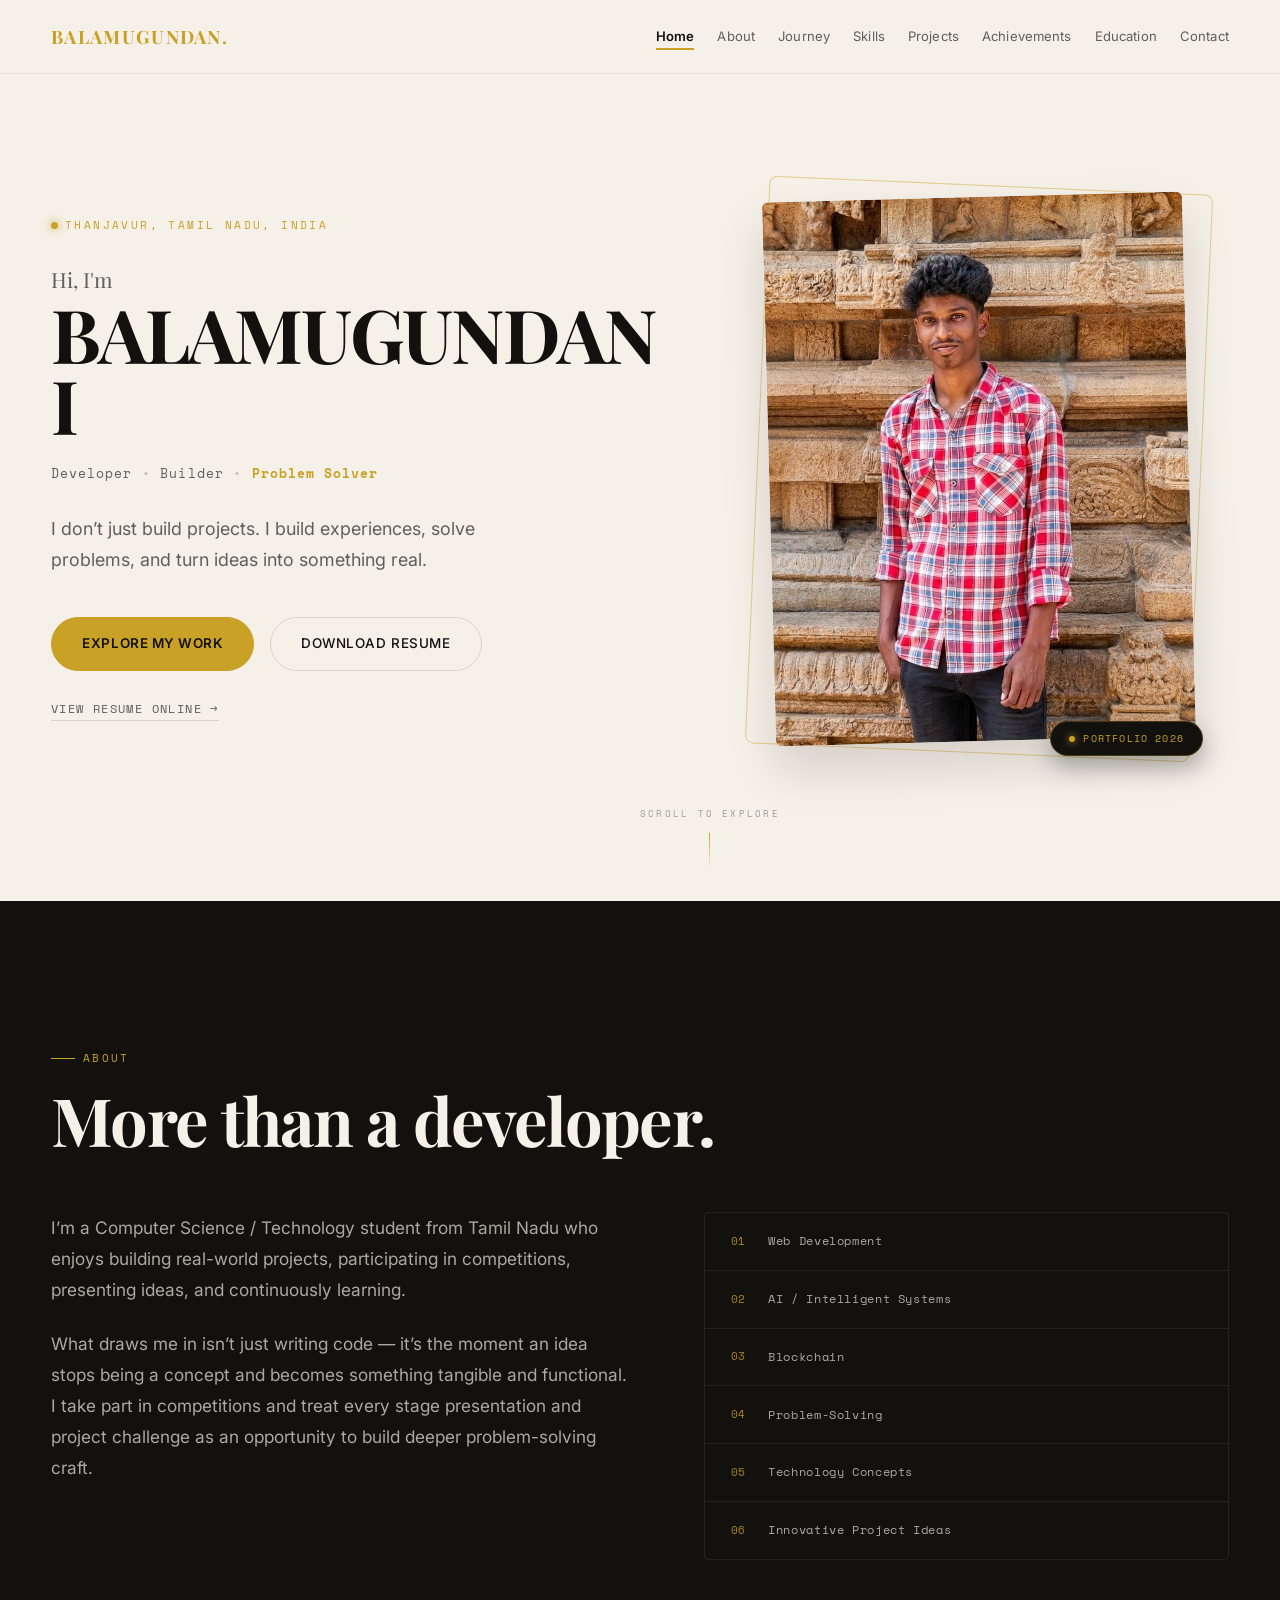
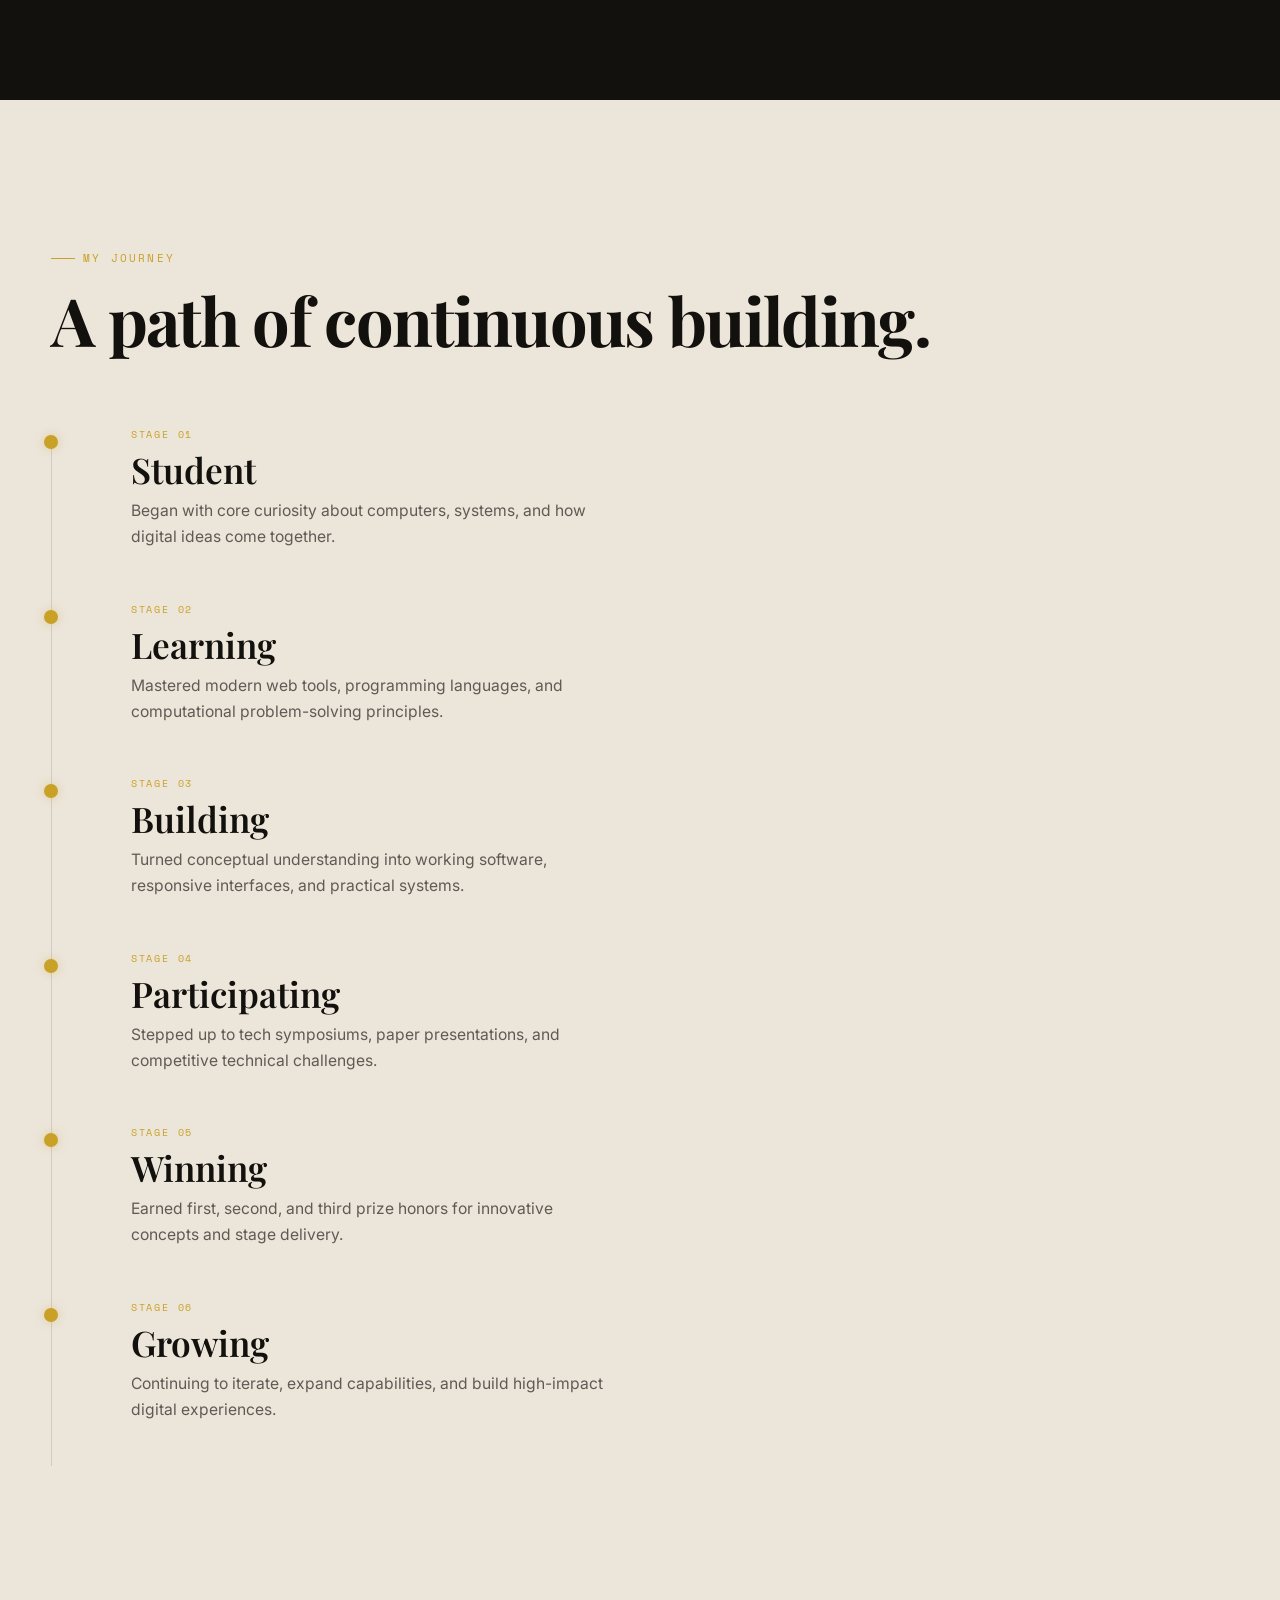
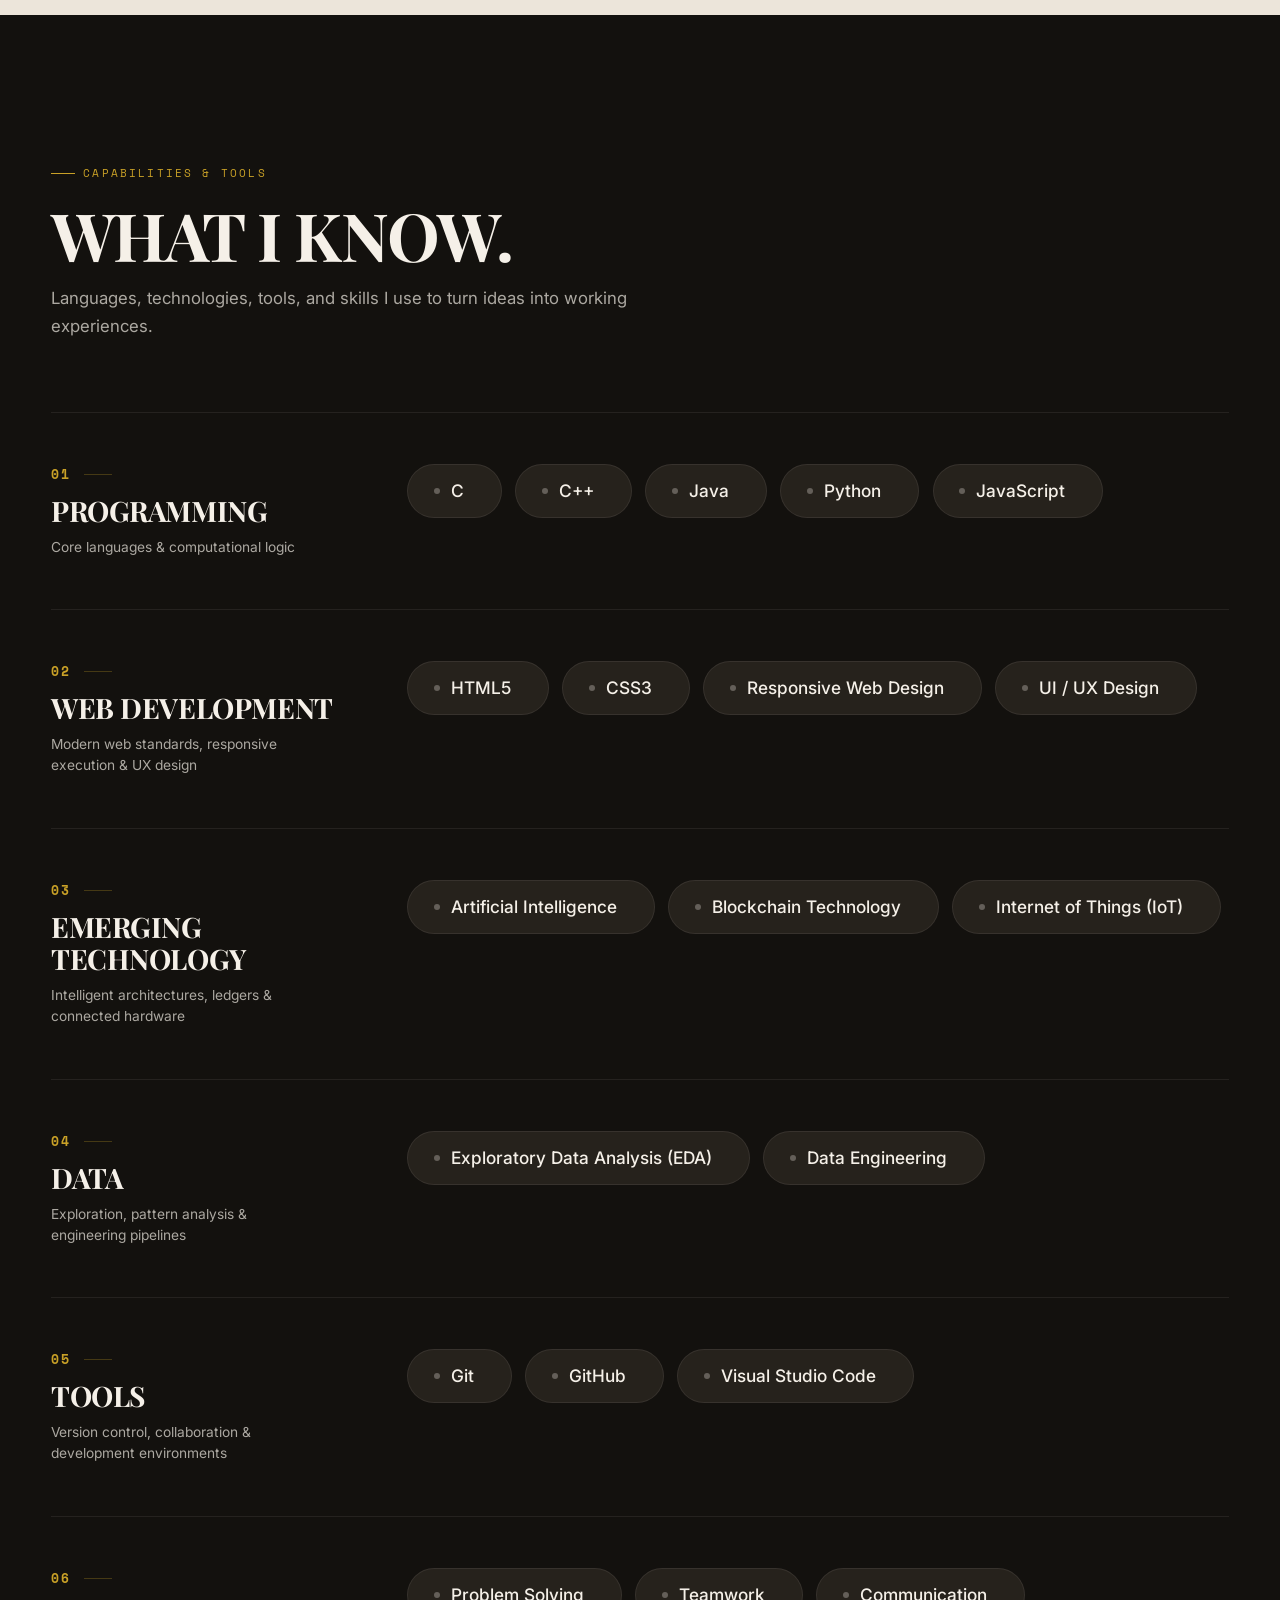
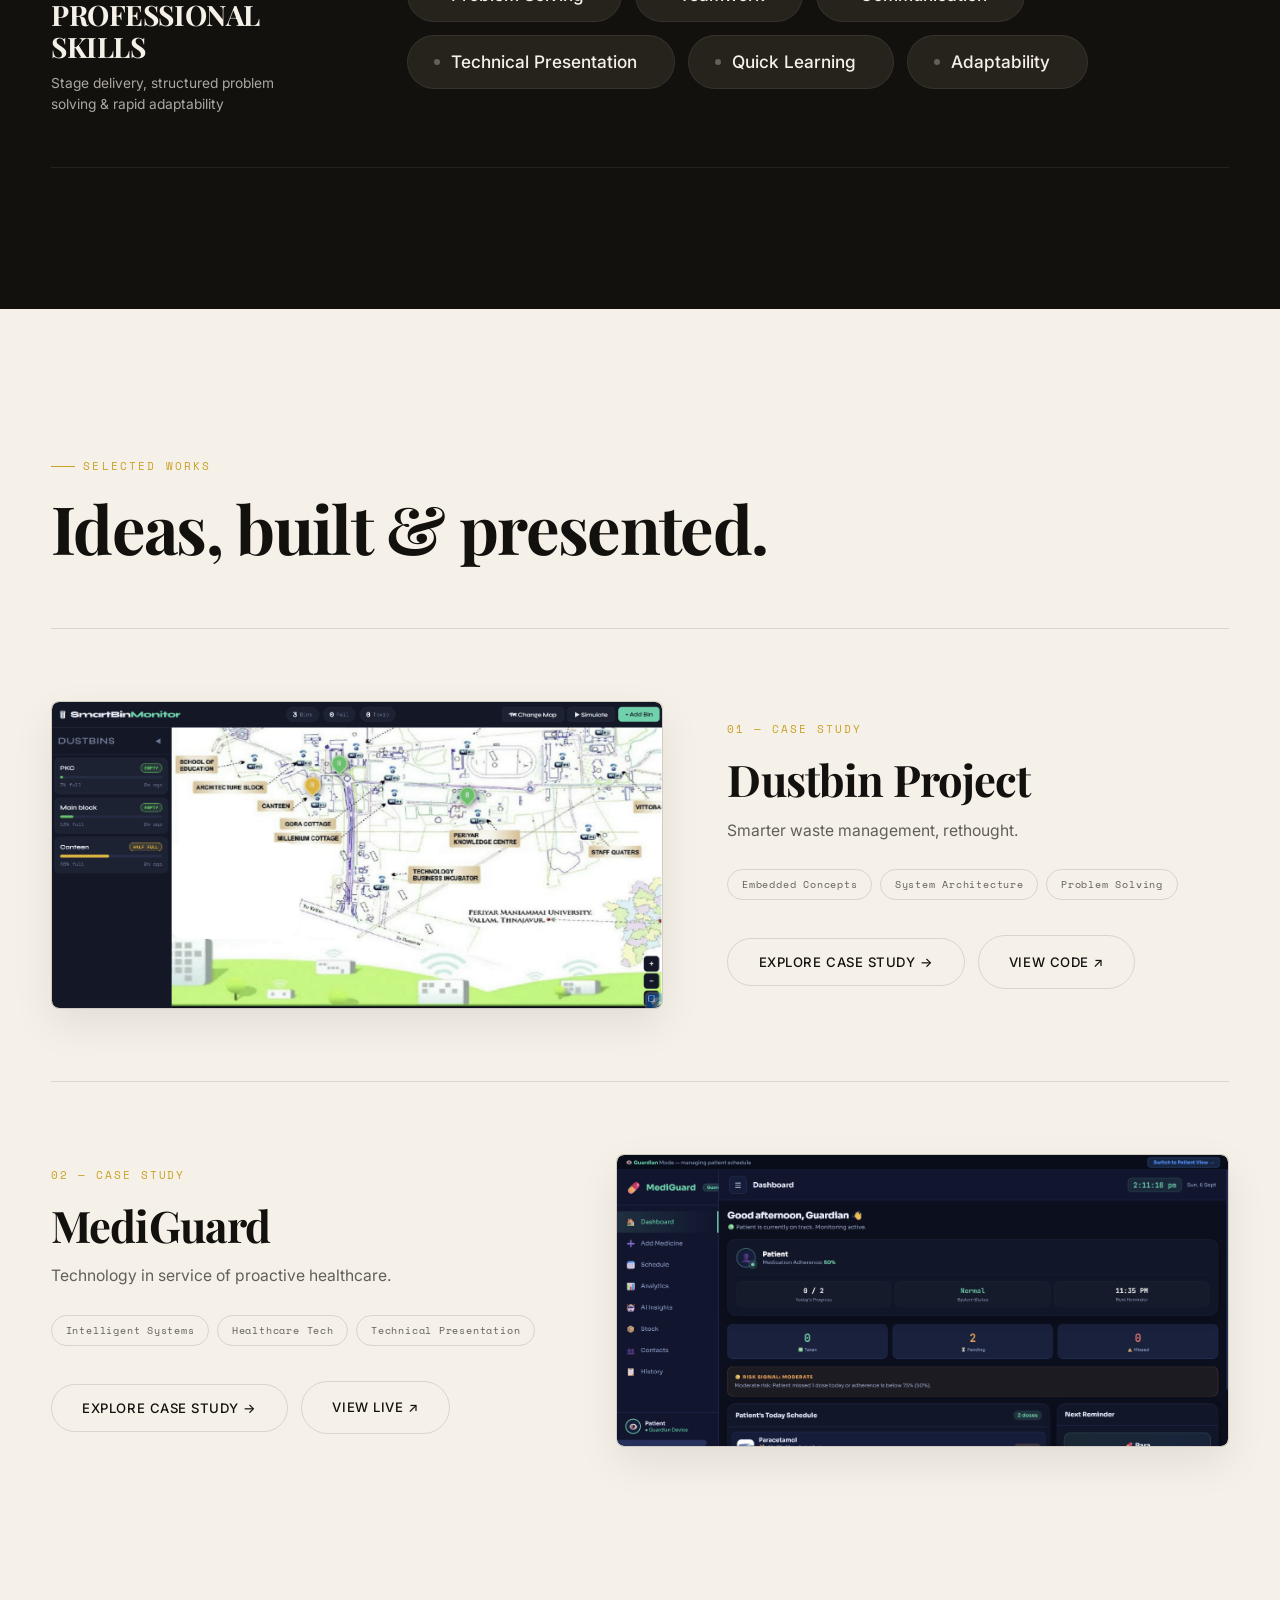
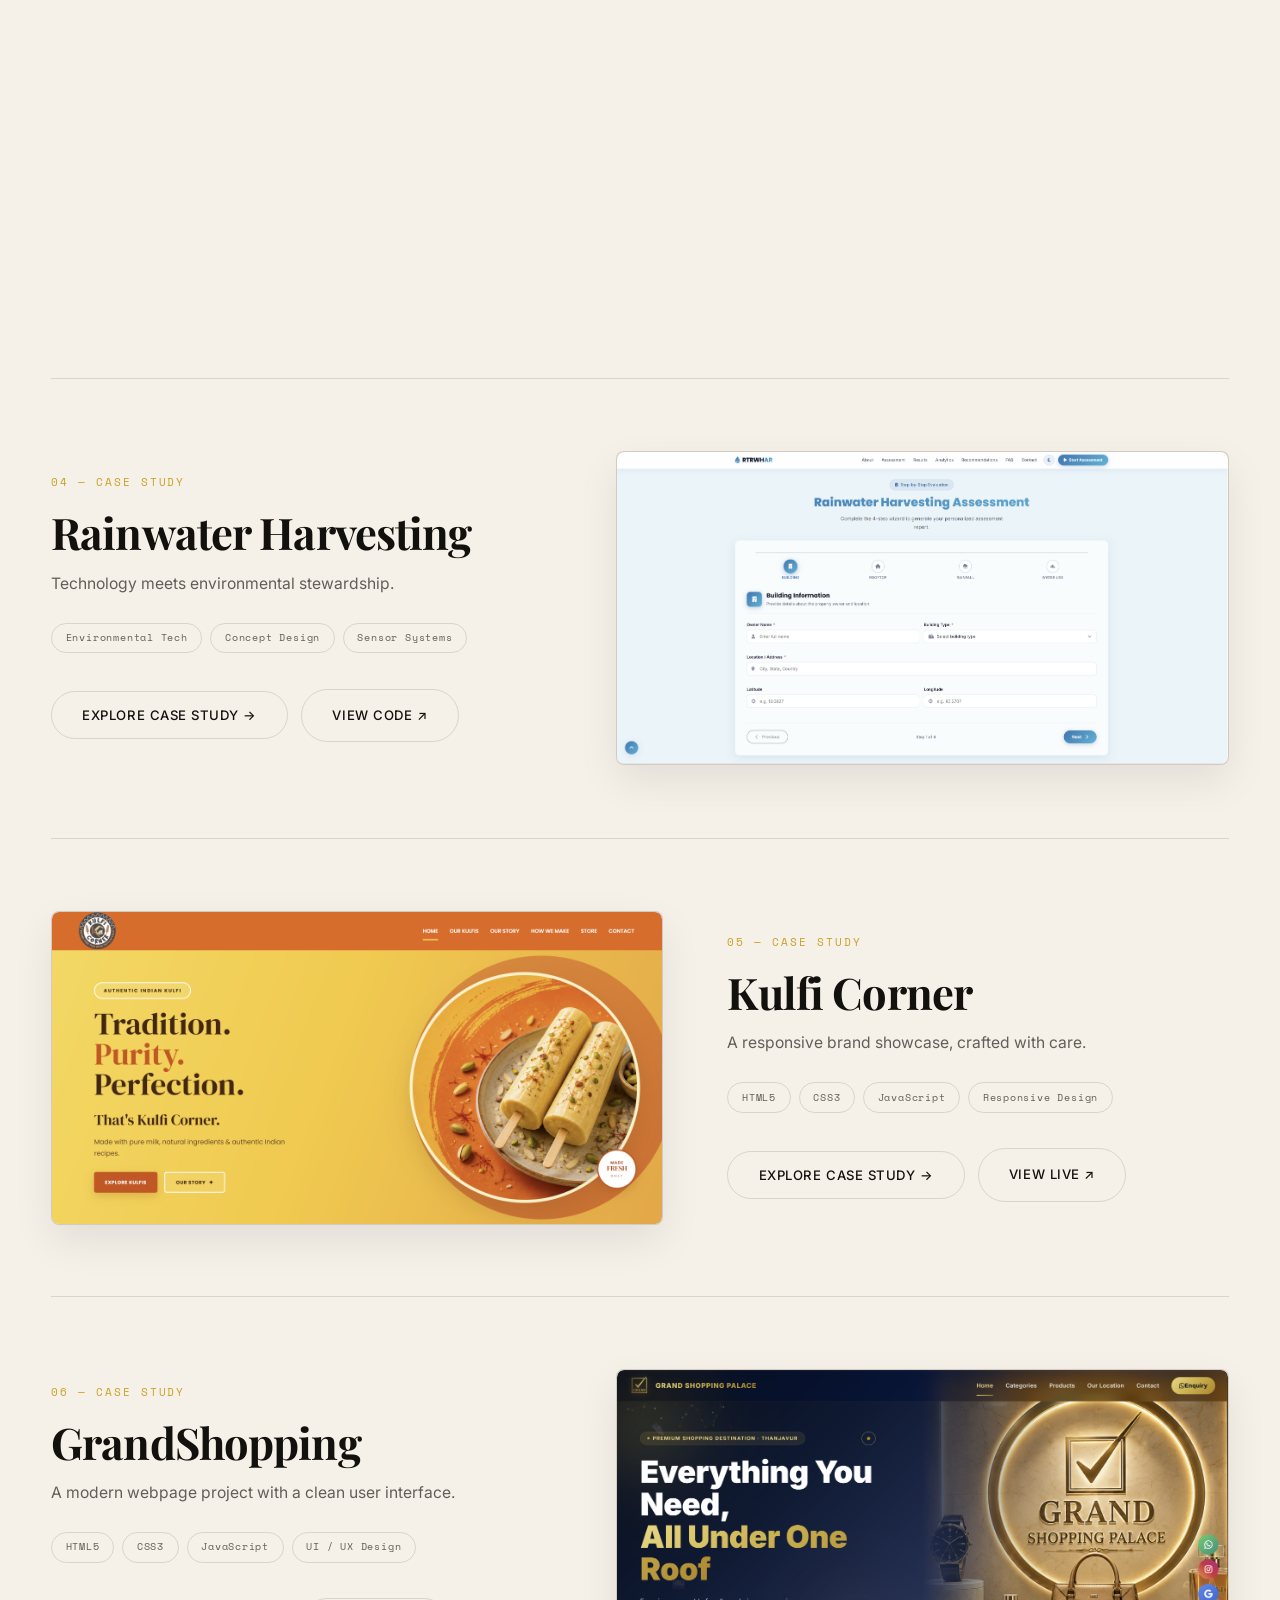
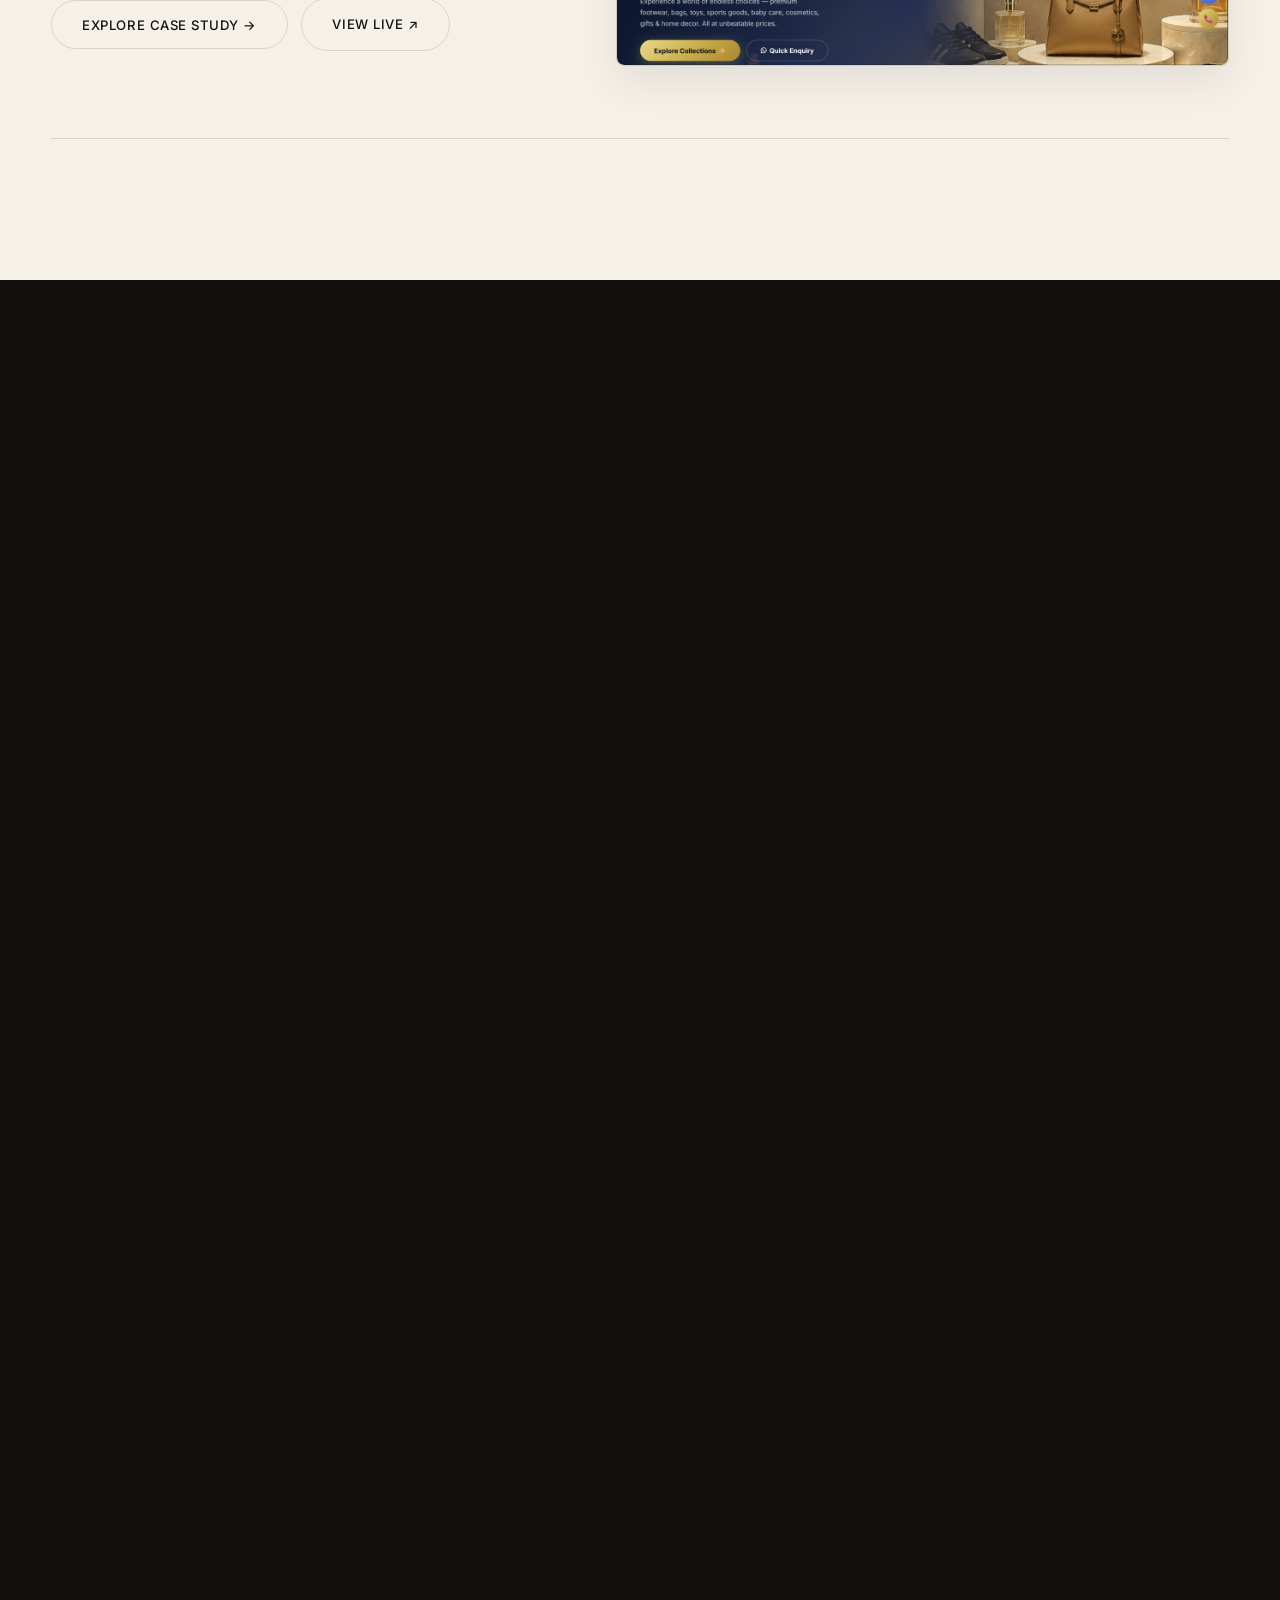
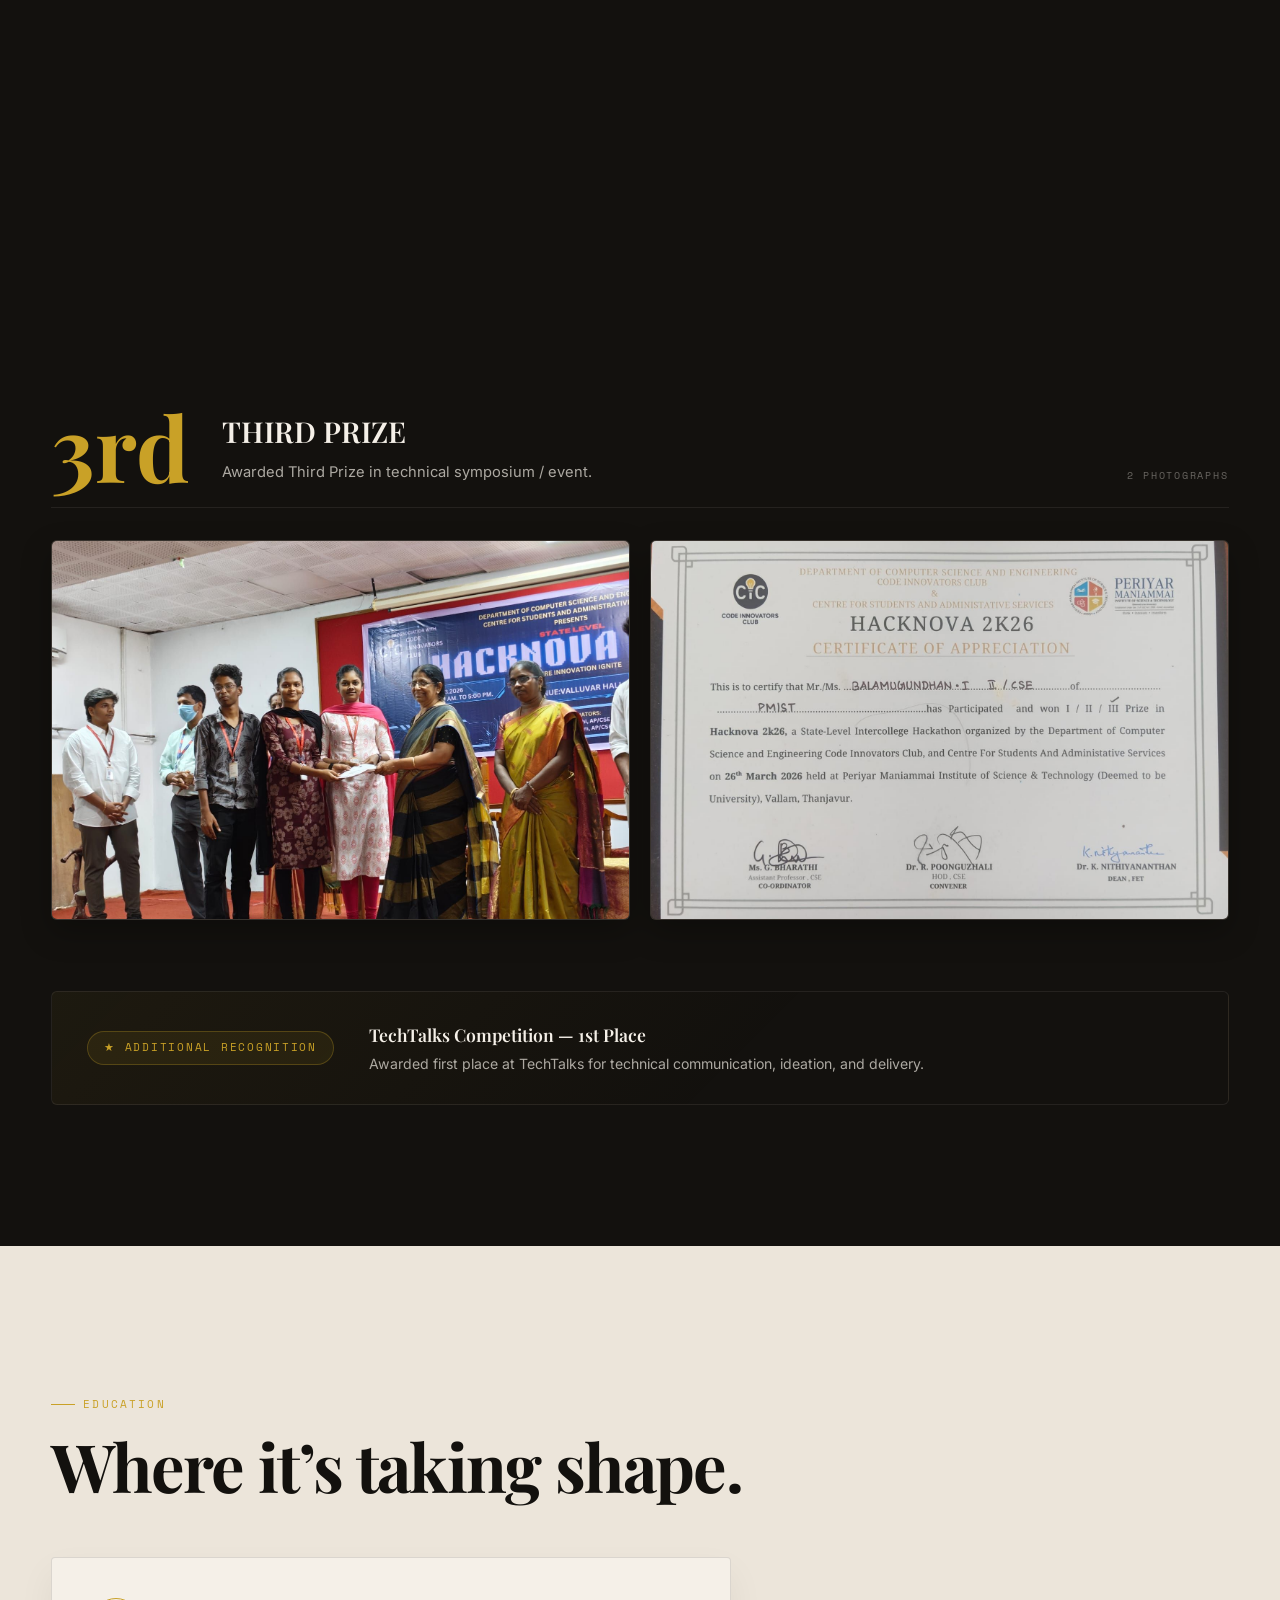
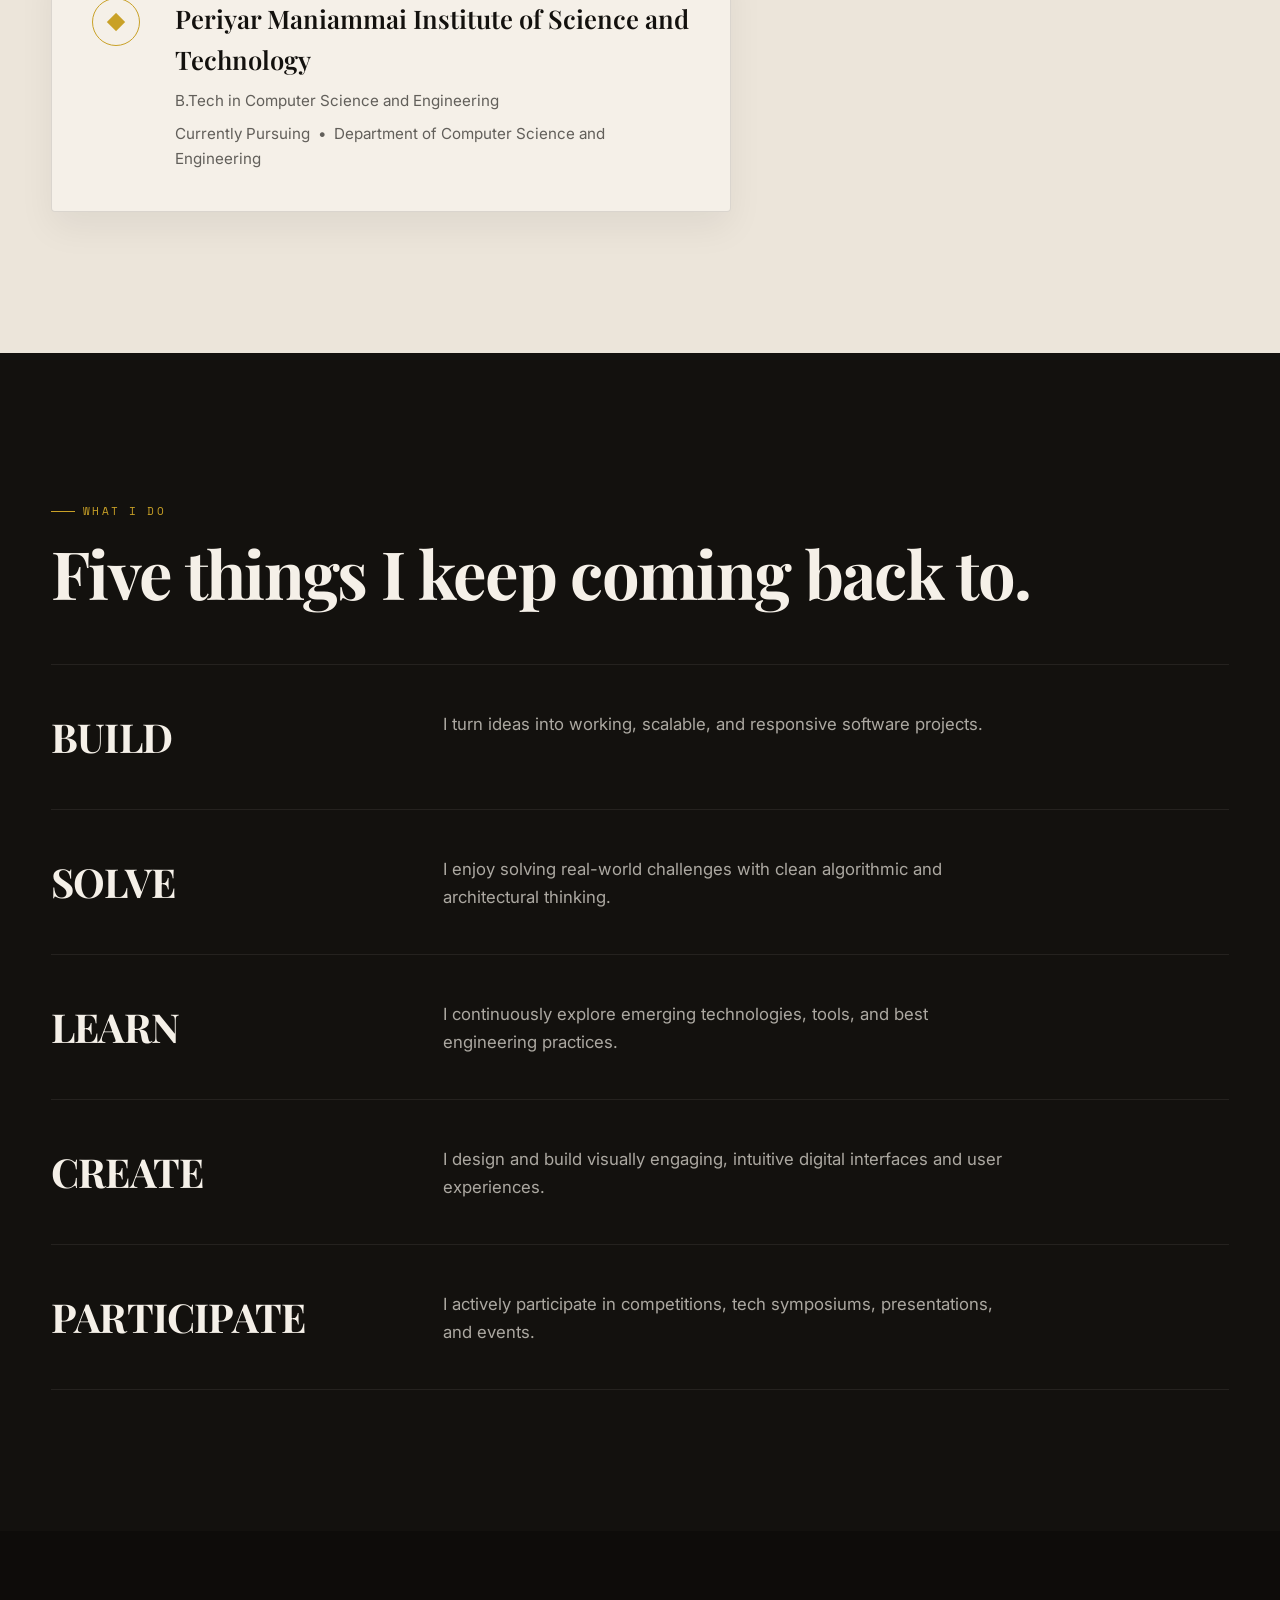
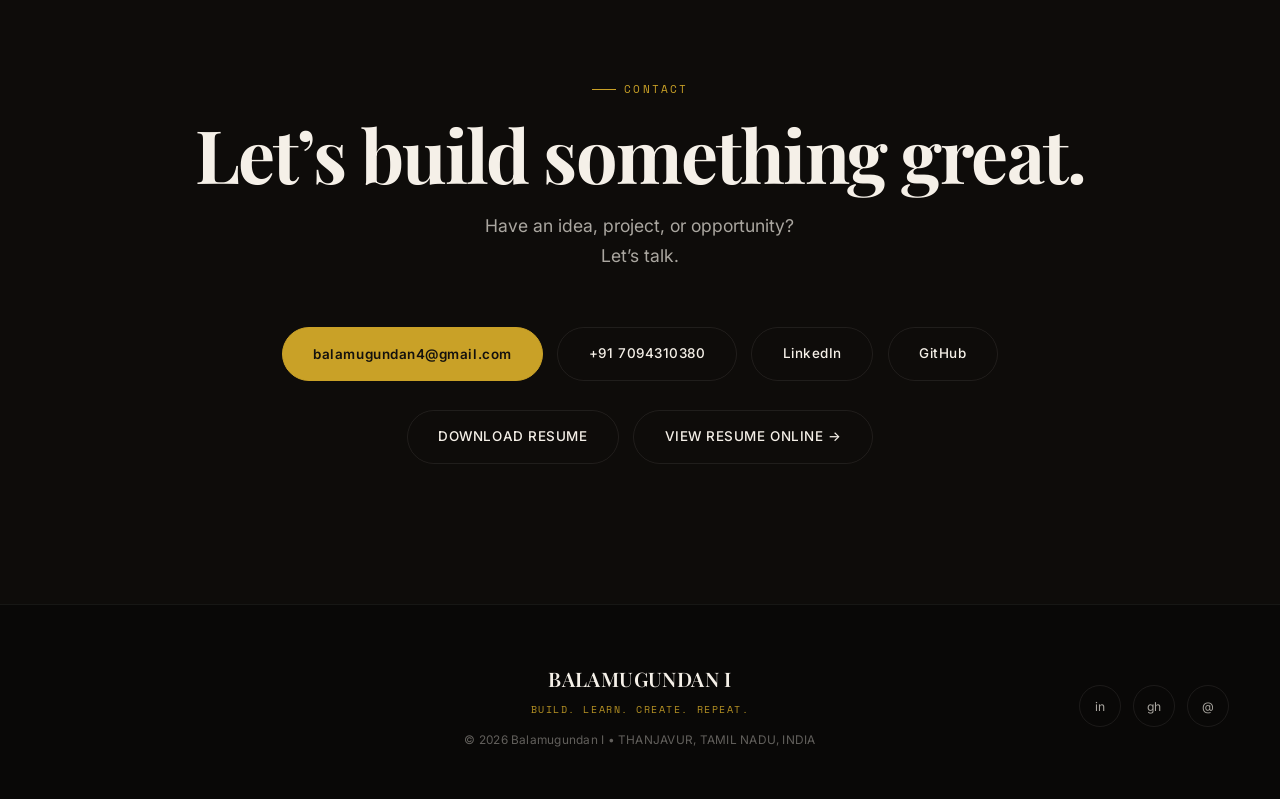
<file: index.html>
<!doctype html>
<html lang="en">
<head>
  <meta charset="UTF-8" />
  <meta name="viewport" content="width=device-width, initial-scale=1.0" />
  <title>Balamugundan I — Developer & Technology Enthusiast</title>
  <meta name="description" content="Personal portfolio of Balamugundan I — developer, technology enthusiast, project builder, and competition participant." />
  <meta name="theme-color" content="#F5F0E8" />

  <!-- Open Graph Meta Tags -->
  <meta property="og:title" content="Balamugundan I — Developer & Technology Enthusiast" />
  <meta property="og:description" content="Personal portfolio of Balamugundan I — developer, technology enthusiast, project builder, and competition participant." />
  <meta property="og:type" content="website" />

  <link rel="icon" type="image/svg+xml" href="/favicon.svg" />
  
  <!-- Typography: Playfair Display (editorial) + Inter (clean) + Space Mono (technical) -->
  <link rel="preconnect" href="https://fonts.googleapis.com" />
  <link rel="preconnect" href="https://fonts.gstatic.com" crossorigin />
  <link href="https://fonts.googleapis.com/css2?family=Inter:wght@300;400;500;600;700&family=Playfair+Display:ital,wght@0,400;0,500;0,600;0,700;1,400;1,500;1,600&family=Space+Mono:ital,wght@0,400;0,700;1,400&display=swap" rel="stylesheet" />

  <link rel="stylesheet" href="style.css" />
</head>
<body>

  <!-- Scroll Progress Indicator -->
  <div id="scrollProgress" class="scroll-progress" aria-hidden="true"></div>

  <!-- Cinematic Intro Overlay -->
  <div id="intro" class="intro-curtain">
    <div class="intro-glow" aria-hidden="true"></div>
    <div class="intro-content">
      <div class="intro-rule" aria-hidden="true"></div>
      <h1 class="intro-name" id="introName">BALAMUGUNDAN I</h1>
      <p class="intro-line">BUILDING IDEAS INTO EXPERIENCES</p>
    </div>
    <button id="introSkip" class="intro-skip" hidden aria-label="Skip introduction">SKIP &rarr;</button>
  </div>

  <!-- Editorial Slim Navigation Bar (Integrated with Overall Aesthetic) -->
  <header class="site-header" id="siteHeader">
    <div class="header-inner container">
      <!-- Brand / Monogram -->
      <a href="#home" class="header-brand" data-goto="home" aria-label="Balamugundan I - Go to top">
        <span class="brand-text">BALAMUGUNDAN<span>.</span></span>
      </a>
      
      <!-- Editorial Navigation Links -->
      <nav class="header-nav" aria-label="Primary Navigation">
        <button data-goto="home" class="nav-item active">
          <span class="nav-text">Home</span>
          <span class="nav-indicator"></span>
        </button>
        <button data-goto="about" class="nav-item">
          <span class="nav-text">About</span>
          <span class="nav-indicator"></span>
        </button>
        <button data-goto="journey" class="nav-item">
          <span class="nav-text">Journey</span>
          <span class="nav-indicator"></span>
        </button>
        <button data-goto="skills" class="nav-item">
          <span class="nav-text">Skills</span>
          <span class="nav-indicator"></span>
        </button>
        <button data-goto="projects" class="nav-item">
          <span class="nav-text">Projects</span>
          <span class="nav-indicator"></span>
        </button>
        <button data-goto="achievements" class="nav-item">
          <span class="nav-text">Achievements</span>
          <span class="nav-indicator"></span>
        </button>
        <button data-goto="education" class="nav-item">
          <span class="nav-text">Education</span>
          <span class="nav-indicator"></span>
        </button>
        <button data-goto="contact" class="nav-item">
          <span class="nav-text">Contact</span>
          <span class="nav-indicator"></span>
        </button>
      </nav>

      <!-- Mobile Compact Menu Trigger -->
      <button class="header-mobile-toggle" id="headerMobileToggle" aria-expanded="false" aria-label="Open navigation menu">
        <span class="toggle-dot"></span>
        <span class="toggle-text">MENU</span>
      </button>
    </div>

    <!-- Mobile Editorial Drawer Menu -->
    <div class="mobile-drawer" id="mobileDrawer" aria-hidden="true">
      <div class="drawer-backdrop" id="drawerBackdrop"></div>
      <div class="drawer-panel">
        <div class="drawer-top">
          <span class="drawer-brand">BALAMUGUNDAN<span>.</span></span>
          <button class="drawer-close" id="drawerClose" aria-label="Close menu">&times;</button>
        </div>
        
        <div class="drawer-links">
          <button data-goto="home" class="drawer-link active">
            <span class="d-num">01</span><span class="d-label">Home</span>
          </button>
          <button data-goto="about" class="drawer-link">
            <span class="d-num">02</span><span class="d-label">About</span>
          </button>
          <button data-goto="journey" class="drawer-link">
            <span class="d-num">03</span><span class="d-label">Journey</span>
          </button>
          <button data-goto="skills" class="drawer-link">
            <span class="d-num">04</span><span class="d-label">Skills</span>
          </button>
          <button data-goto="projects" class="drawer-link">
            <span class="d-num">05</span><span class="d-label">Projects</span>
          </button>
          <button data-goto="achievements" class="drawer-link">
            <span class="d-num">06</span><span class="d-label">Achievements</span>
          </button>
          <button data-goto="education" class="drawer-link">
            <span class="d-num">07</span><span class="d-label">Education</span>
          </button>
          <button data-goto="contact" class="drawer-link">
            <span class="d-num">08</span><span class="d-label">Contact</span>
          </button>
        </div>

        <div class="drawer-bottom">
          <div class="drawer-resume-btns">
            <a href="Balamugundan_Resume.pdf" download="resume.html" class="btn small primary download-resume-btn">DOWNLOAD RESUME &darr;</a>
            <a href="Balamugundan_Resume.pdf" target="_blank" rel="noopener noreferrer" class="btn small on-light-btn">VIEW RESUME ONLINE &rarr;</a>
          </div>
          <p class="drawer-info">balamugundan4@gmail.com &bull; THANJAVUR, TAMIL NADU, INDIA</p>
        </div>
      </div>
    </div>
  </header>

  <main>

    <!-- 1. Hero Section (Clean, Immersive Split Layout) -->
    <section id="home" class="hero-section">
      <div class="container hero-grid">
        
        <!-- Left Column: Personal Identity & Messaging -->
        <div class="hero-left">
          <div class="hero-eyebrow hero-reveal" style="--d: 1;">
            <span class="hero-loc-dot"></span>
            <span>THANJAVUR, TAMIL NADU, INDIA</span>
          </div>

          <p class="hero-greeting hero-reveal" style="--d: 2;">Hi, I'm</p>
          <h1 class="hero-name hero-reveal" style="--d: 3;" id="heroName">BALAMUGUNDAN I</h1>
          
          <div class="hero-role-line hero-reveal" style="--d: 4;">
            <span>Developer</span>
            <span class="hero-dot">&bull;</span>
            <span>Builder</span>
            <span class="hero-dot">&bull;</span>
            <span id="roleAnimated" class="hero-role-animated">Tech Enthusiast</span>
          </div>

          <p class="hero-statement hero-reveal" style="--d: 5;">
            I don&rsquo;t just build projects. I build experiences, solve problems, and turn ideas into something real.
          </p>

          <div class="hero-actions hero-reveal" style="--d: 6;">
            <a href="#projects" class="btn primary" data-goto="projects">EXPLORE MY WORK</a>
            <a href="Balamugundan_Resume.pdf" download="resume.html" class="btn on-light-btn download-resume-btn">DOWNLOAD RESUME</a>
          </div>

          <div class="hero-resume-row hero-reveal" style="--d: 7;">
            <a href="Balamugundan_Resume.pdf" target="_blank" rel="noopener noreferrer" class="btn-ghost">VIEW RESUME ONLINE &rarr;</a>
          </div>
        </div>

        <!-- Right Column: Prominent Personal Photo Frame -->
        <div class="hero-right">
          <div class="profile-art-container hero-reveal" style="--d: 4;" id="profilePhotoContainer">
            <div class="profile-art-frame">
              <img 
                id="profilePhotoImg"
                src="profile.jpeg" 
                alt="Balamugundan I - Personal Photo" 
                class="profile-photo"
                onerror="this.onerror=null; showProfilePlaceholder();"
              />
              
              <!-- Elegant Typography Fallback (shows before user copies personal photo) -->
              <div id="profilePlaceholder" class="profile-photo-placeholder" style="display: none;">
                <div class="ph-monogram">BI</div>
                <span class="ph-label">BALAMUGUNDAN I</span>
                <span class="ph-tag">Developer &bull; Builder</span>
                <span class="ph-path">/images/profile.jpeg</span>
              </div>
            </div>

            <!-- Floating Accent Badge -->
            <div class="profile-badge hero-reveal" style="--d: 8;">
              <span class="badge-dot"></span>
              <span>PORTFOLIO 2026</span>
            </div>
          </div>
        </div>

      </div>
      <div class="scroll-hint hero-reveal" style="--d: 9;" aria-hidden="true">SCROLL TO EXPLORE</div>
    </section>

    <!-- 2. About Me Section -->
    <section id="about">
      <div class="container">
        <p class="eyebrow reveal">About</p>
        <h2 class="reveal section-title">More than a developer.</h2>

        <div class="about-layout">
          <div class="reveal">
            <p class="about-copy">
              I&rsquo;m a Computer Science / Technology student from Tamil Nadu who enjoys building real-world projects, participating in competitions, presenting ideas, and continuously learning.
            </p>
            <p class="about-copy">
              What draws me in isn&rsquo;t just writing code &mdash; it&rsquo;s the moment an idea stops being a concept and becomes something tangible and functional. I take part in competitions and treat every stage presentation and project challenge as an opportunity to build deeper problem-solving craft.
            </p>
          </div>

          <div class="reveal about-interests">
            <div class="interest-item"><span class="interest-num">01</span><span>Web Development</span></div>
            <div class="interest-item"><span class="interest-num">02</span><span>AI / Intelligent Systems</span></div>
            <div class="interest-item"><span class="interest-num">03</span><span>Blockchain</span></div>
            <div class="interest-item"><span class="interest-num">04</span><span>Problem-Solving</span></div>
            <div class="interest-item"><span class="interest-num">05</span><span>Technology Concepts</span></div>
            <div class="interest-item"><span class="interest-num">06</span><span>Innovative Project Ideas</span></div>
          </div>
        </div>
      </div>
    </section>

    <!-- 3. My Journey Section -->
    <section id="journey">
      <div class="container">
        <p class="eyebrow reveal">My Journey</p>
        <h2 class="reveal section-title">A path of continuous building.</h2>

        <div class="journey-track">
          <div class="journey-item reveal">
            <div class="journey-dot"></div>
            <span class="journey-step">STAGE 01</span>
            <h3>Student</h3>
            <p>Began with core curiosity about computers, systems, and how digital ideas come together.</p>
          </div>

          <div class="journey-item reveal">
            <div class="journey-dot"></div>
            <span class="journey-step">STAGE 02</span>
            <h3>Learning</h3>
            <p>Mastered modern web tools, programming languages, and computational problem-solving principles.</p>
          </div>

          <div class="journey-item reveal">
            <div class="journey-dot"></div>
            <span class="journey-step">STAGE 03</span>
            <h3>Building</h3>
            <p>Turned conceptual understanding into working software, responsive interfaces, and practical systems.</p>
          </div>

          <div class="journey-item reveal">
            <div class="journey-dot"></div>
            <span class="journey-step">STAGE 04</span>
            <h3>Participating</h3>
            <p>Stepped up to tech symposiums, paper presentations, and competitive technical challenges.</p>
          </div>

          <div class="journey-item reveal">
            <div class="journey-dot"></div>
            <span class="journey-step">STAGE 05</span>
            <h3>Winning</h3>
            <p>Earned first, second, and third prize honors for innovative concepts and stage delivery.</p>
          </div>

          <div class="journey-item reveal">
            <div class="journey-dot"></div>
            <span class="journey-step">STAGE 06</span>
            <h3>Growing</h3>
            <p>Continuing to iterate, expand capabilities, and build high-impact digital experiences.</p>
          </div>
        </div>
      </div>
    </section>

    <!-- 4. Skills Section -->
    <section id="skills">
      <div class="container">
        <p class="eyebrow reveal">Capabilities &amp; Tools</p>
        <h2 class="reveal section-title">WHAT I KNOW.</h2>
        <p class="skills-sub reveal">Languages, technologies, tools, and skills I use to turn ideas into working experiences.</p>
        <div class="skills-editorial" id="skillsContainer"></div>
      </div>
    </section>

    <!-- 5. Projects Section (Magazine / Editorial Layout) -->
    <section id="projects">
      <div class="container">
        <p class="eyebrow reveal">Selected Works</p>
        <h2 class="reveal section-title">Ideas, built &amp; presented.</h2>
        <div id="projectsMagazine" class="projects-magazine"></div>
      </div>
    </section>

    <!-- 6. Achievements Section (Single Headings, Visible Photo Previews) -->
    <section id="achievements">
      <div class="container">
        <p class="eyebrow reveal">Hall of Achievements</p>
        <h2 class="reveal section-title">Proof of the journey.</h2>
        <p class="achievements-sub reveal">Three moments that made the journey worth remembering.</p>

        <!-- Dynamic Editorial Gallery Rendered via JS -->
        <div id="achievementEditorial" class="achievement-editorial"></div>

        <!-- TechTalks / Special Recognition Strip (No Duplicate 1st Prize heading) -->
        <div class="achievement-milestone reveal">
          <div class="milestone-badge">&#9733; ADDITIONAL RECOGNITION</div>
          <div class="milestone-content">
            <h4>TechTalks Competition &mdash; 1st Place</h4>
            <p>Awarded first place at TechTalks for technical communication, ideation, and delivery.</p>
          </div>
        </div>
      </div>
    </section>

    <!-- 7. Education Section -->
    <section id="education">
      <div class="container">
        <p class="eyebrow reveal">Education</p>
        <h2 class="reveal section-title">Where it&rsquo;s taking shape.</h2>
        <div class="reveal edu-card">
          <div class="edu-icon">&#9670;</div>
          <div>
           <h3>Periyar Maniammai Institute of Science and Technology</h3>
            <p>B.Tech in Computer Science and Engineering</p>
            <p class="education-meta">
              Currently Pursuing &nbsp;•&nbsp; Department of Computer Science and Engineering
            </p>
          </div>
        </div>
      </div>
    </section>

    <!-- 8. What I Do Section -->
    <section id="what-i-do">
      <div class="container">
        <p class="eyebrow reveal">What I Do</p>
        <h2 class="reveal section-title">Five things I keep coming back to.</h2>
        <div id="whatIDoList" class="what-list"></div>
      </div>
    </section>

    <!-- 9. Contact Section -->
    <section id="contact">
      <div class="container">
        <p class="eyebrow reveal">Contact</p>
        <h2 class="reveal section-title">Let&rsquo;s build something great.</h2>
        <p class="reveal contact-sub">Have an idea, project, or opportunity?<br />Let&rsquo;s talk.</p>

        <div class="reveal contact-ctas">
          <button id="copyEmailBtn" class="btn primary">
            <span id="copyEmailLabel">balamugundan4@gmail.com</span>
          </button>
          <a href="tel:7094310380" class="btn">+91 7094310380</a>
          <a href="https://www.linkedin.com/in/balamugundan" target="_blank" rel="noopener noreferrer" class="btn">LinkedIn</a>
          <a href="https://github.com/Balamugundan" target="_blank" rel="noopener noreferrer" class="btn">GitHub</a>
        </div>

        <div class="reveal contact-resume">
          <a href="Balamugundan_Resume.pdf" download="resume.html" class="btn download-resume-btn">DOWNLOAD RESUME</a>
          <a href="Balamugundan_Resume.pdf" target="_blank" rel="noopener noreferrer" class="btn">VIEW RESUME ONLINE &rarr;</a>
        </div>
      </div>
    </section>

  </main>

  <!-- 10. Footer -->
  <footer>
    <div class="container footer-inner">
      <div class="footer-center">
        <p class="footer-name">BALAMUGUNDAN I</p>
        <p class="footer-tag">BUILD. LEARN. CREATE. REPEAT.</p>
        <p class="footer-copy">&copy; 2026 Balamugundan I &bull; THANJAVUR, TAMIL NADU, INDIA</p>
      </div>
      <div class="footer-social">
        <a href="https://www.linkedin.com/in/balamugundan" target="_blank" rel="noopener noreferrer" aria-label="LinkedIn">in</a>
        <a href="https://github.com/Balamugundan" target="_blank" rel="noopener noreferrer" aria-label="GitHub">gh</a>
        <a href="mailto:balamugundan4@gmail.com" aria-label="Email">@</a>
      </div>
    </div>
  </footer>

  <!-- Project Case-Study Modal -->
  <div id="projectModal" class="modal-overlay" hidden>
    <div class="modal-panel" role="dialog" aria-modal="true" aria-labelledby="modalTitle">
      <button class="modal-close" id="modalClose" aria-label="Close case study">&times;</button>
      <p class="eyebrow" id="modalIndex"></p>
      <h2 id="modalTitle" class="modal-title"></h2>
      <p id="modalTagline" class="modal-tagline"></p>
      <div class="modal-image-wrap">
        <img id="modalImage" alt="" loading="lazy" />
      </div>
      <div class="modal-grid">
        <div><h3>PROBLEM</h3><p id="modalProblem"></p></div>
        <div><h3>SOLUTION</h3><p id="modalSolution"></p></div>
        <div><h3>MY CONTRIBUTION</h3><p id="modalContribution"></p></div>
        <div><h3>KEY FEATURES</h3><ul id="modalFeatures"></ul></div>
      </div>
      <div id="modalTech" class="modal-tech"></div>
      <div id="modalLinks" class="modal-links"></div>
    </div>
  </div>

  <!-- Achievement Lightbox -->
  <div id="lightbox" class="lightbox-overlay" hidden>
    <button class="lightbox-close" id="lightboxClose" aria-label="Close gallery">&times;</button>
    <p id="lightboxCounter" class="lightbox-counter"></p>
    <div class="lightbox-stage">
      <button class="lightbox-nav prev" id="lightboxPrev" aria-label="Previous photo">&larr;</button>
      <img id="lightboxImage" alt="" />
      <button class="lightbox-nav next" id="lightboxNext" aria-label="Next photo">&rarr;</button>
    </div>
  </div>

  <script src="script.js"></script>
</body>
</html>
</file>
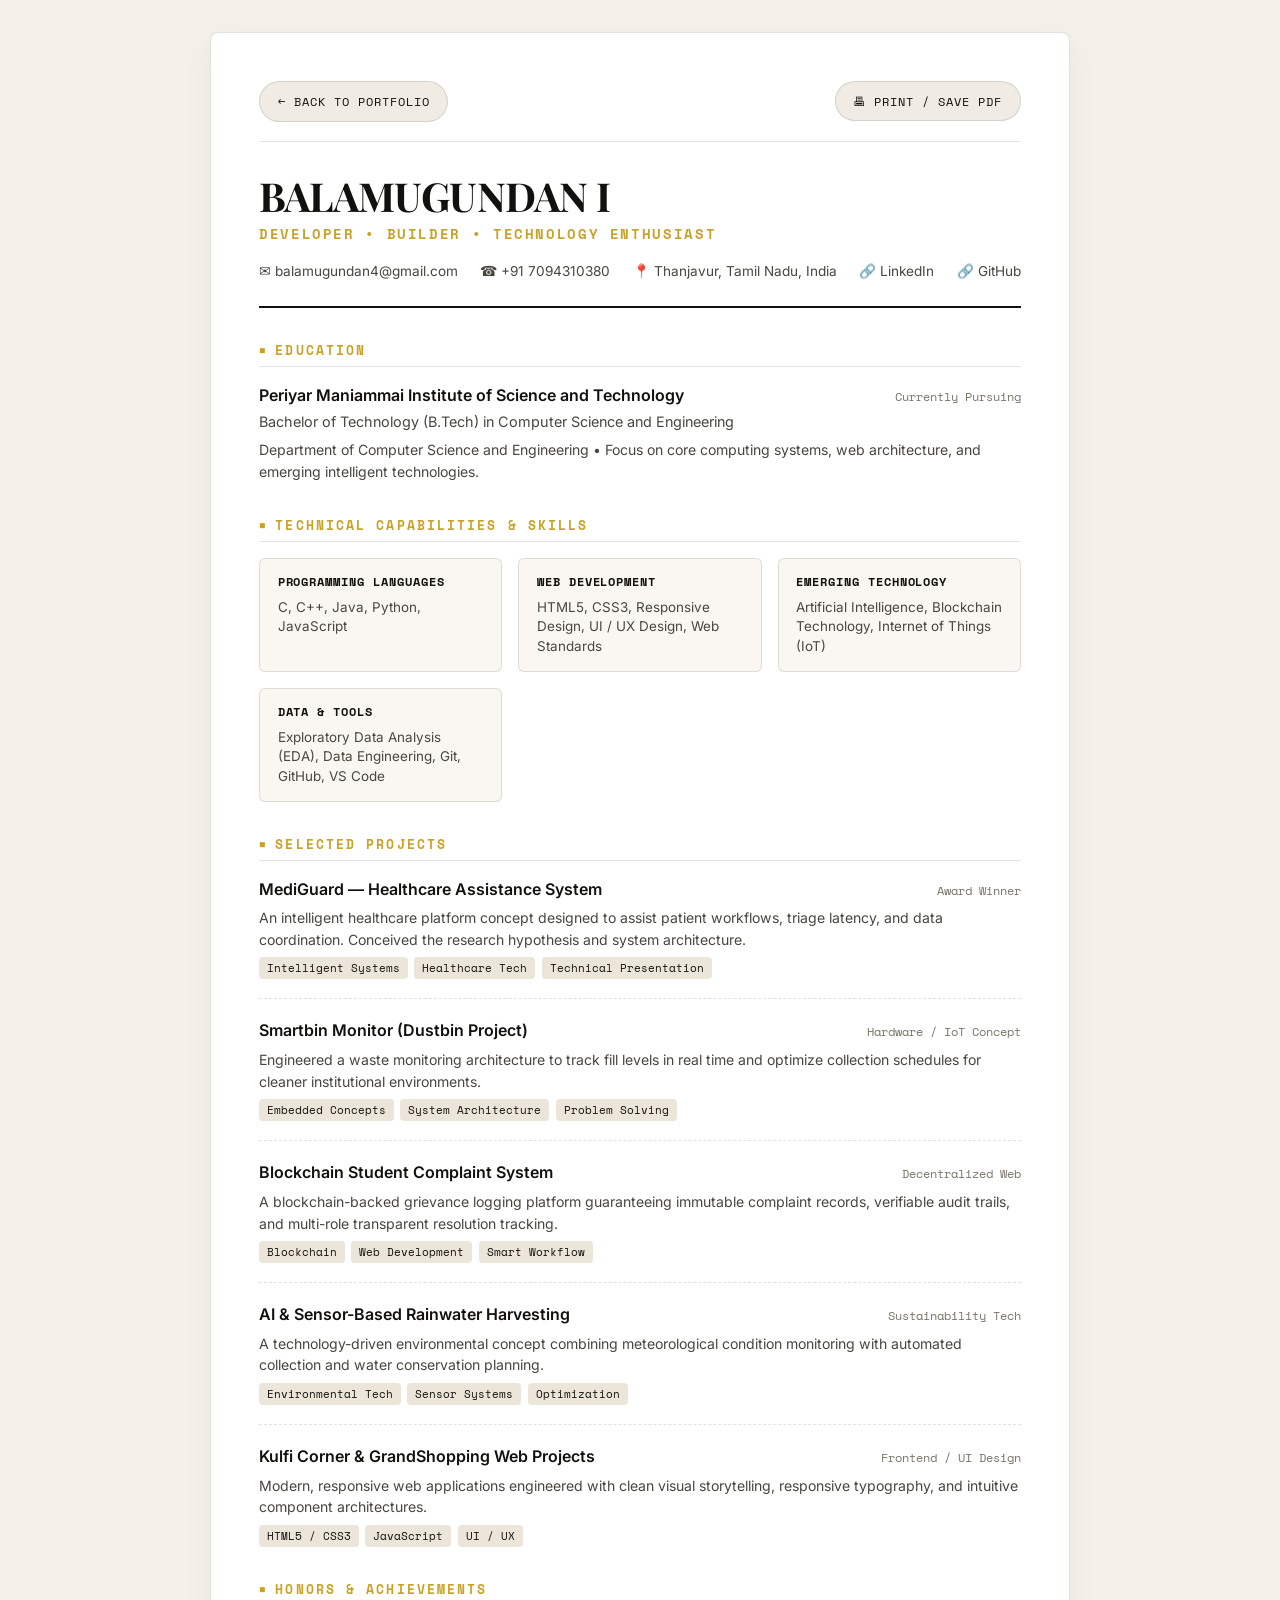
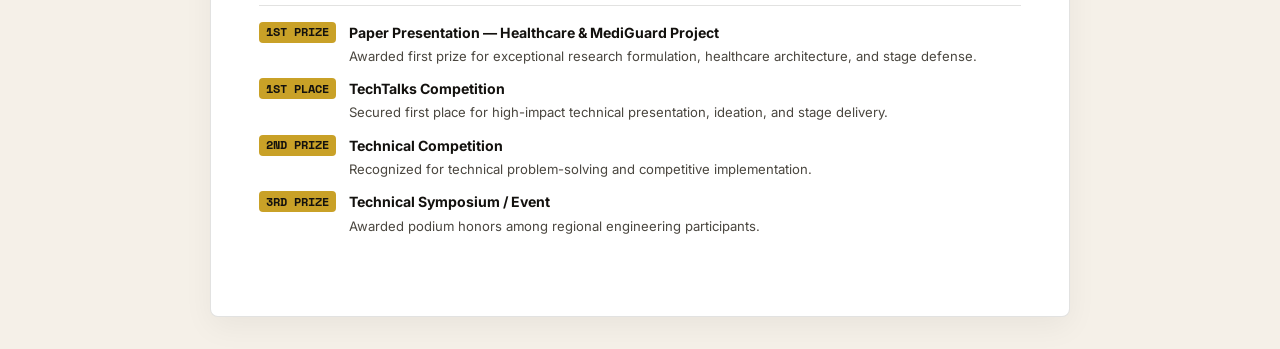
<file: resume.html>
<!DOCTYPE html>
<html lang="en">
<head>
  <meta charset="UTF-8" />
  <meta name="viewport" content="width=device-width, initial-scale=1.0" />
  <title>Balamugundan I — Resume</title>
  <meta name="description" content="Resume of Balamugundan I — Developer, Builder & Technology Enthusiast" />
  <link rel="icon" type="image/svg+xml" href="/favicon.svg" />
  
  <link rel="preconnect" href="https://fonts.googleapis.com" />
  <link rel="preconnect" href="https://fonts.gstatic.com" crossorigin />
  <link href="https://fonts.googleapis.com/css2?family=Inter:wght@300;400;500;600;700&family=Playfair+Display:ital,wght@0,600;0,700;1,400&family=Space+Mono:wght@400;700&display=swap" rel="stylesheet" />

  <style>
    :root {
      --bg: #F5F0E8;
      --card-bg: #FFFFFF;
      --text: #13110E;
      --text-dim: #4A463F;
      --text-faint: #7A7468;
      --gold: #C9A127;
      --border: rgba(19, 17, 14, 0.12);
      --font-display: "Playfair Display", Georgia, serif;
      --font-body: "Inter", -apple-system, BlinkMacSystemFont, sans-serif;
      --font-mono: "Space Mono", monospace;
    }

    * { box-sizing: border-box; margin: 0; padding: 0; }

    body {
      background: var(--bg);
      color: var(--text);
      font-family: var(--font-body);
      line-height: 1.55;
      padding: 2rem 1rem;
      -webkit-font-smoothing: antialiased;
    }

    .resume-wrapper {
      max-width: 860px;
      margin: 0 auto;
      background: var(--card-bg);
      border: 1px solid var(--border);
      border-radius: 8px;
      box-shadow: 0 10px 30px rgba(0, 0, 0, 0.05);
      padding: 3rem;
    }

    /* Action bar */
    .resume-actions {
      display: flex;
      justify-content: space-between;
      align-items: center;
      margin-bottom: 2rem;
      padding-bottom: 1.2rem;
      border-bottom: 1px solid var(--border);
    }

    .back-btn, .print-btn {
      display: inline-flex;
      align-items: center;
      gap: 0.5rem;
      font-family: var(--font-mono);
      font-size: 0.78rem;
      text-transform: uppercase;
      letter-spacing: 0.08em;
      text-decoration: none;
      color: var(--text);
      background: #F0ECE4;
      border: 1px solid var(--border);
      padding: 0.6rem 1.1rem;
      border-radius: 999px;
      cursor: pointer;
      transition: all 0.2s ease;
    }

    .back-btn:hover, .print-btn:hover {
      background: var(--gold);
      color: #13110E;
      border-color: var(--gold);
    }

    /* Header */
    .resume-header {
      border-bottom: 2px solid var(--text);
      padding-bottom: 1.5rem;
      margin-bottom: 2rem;
    }

    .resume-name {
      font-family: var(--font-display);
      font-size: 2.5rem;
      font-weight: 700;
      letter-spacing: -0.02em;
      color: var(--text);
      line-height: 1.1;
    }

    .resume-headline {
      font-family: var(--font-mono);
      font-size: 0.85rem;
      color: var(--gold);
      text-transform: uppercase;
      letter-spacing: 0.12em;
      margin-top: 0.4rem;
      font-weight: 700;
    }

    .resume-contact {
      display: flex;
      flex-wrap: wrap;
      gap: 0.8rem 1.4rem;
      margin-top: 1rem;
      font-size: 0.85rem;
      color: var(--text-dim);
    }

    .resume-contact a {
      color: var(--text-dim);
      text-decoration: none;
      transition: color 0.2s ease;
    }

    .resume-contact a:hover {
      color: var(--gold);
      text-decoration: underline;
    }

    /* Sections */
    .section {
      margin-bottom: 2rem;
    }

    .section-title {
      font-family: var(--font-mono);
      font-size: 0.82rem;
      text-transform: uppercase;
      letter-spacing: 0.16em;
      color: var(--gold);
      border-bottom: 1px solid var(--border);
      padding-bottom: 0.35rem;
      margin-bottom: 1rem;
      display: flex;
      align-items: center;
      gap: 0.5rem;
    }

    .section-title::before {
      content: "■";
      font-size: 0.65rem;
    }

    /* Education & Items */
    .item-header {
      display: flex;
      justify-content: space-between;
      align-items: baseline;
      margin-bottom: 0.2rem;
    }

    .item-title {
      font-weight: 600;
      font-size: 1rem;
      color: var(--text);
    }

    .item-subtitle {
      font-size: 0.9rem;
      color: var(--text-dim);
    }

    .item-meta {
      font-family: var(--font-mono);
      font-size: 0.78rem;
      color: var(--text-faint);
    }

    .item-desc {
      font-size: 0.88rem;
      color: var(--text-dim);
      margin-top: 0.35rem;
    }

    .item-bullets {
      margin-top: 0.5rem;
      padding-left: 1.2rem;
      font-size: 0.88rem;
      color: var(--text-dim);
    }

    .item-bullets li {
      margin-bottom: 0.3rem;
    }

    /* Skills Grid */
    .skills-grid {
      display: grid;
      grid-template-columns: repeat(auto-fit, minmax(240px, 1fr));
      gap: 1rem;
    }

    .skill-cat {
      background: #FAF7F2;
      border: 1px solid var(--border);
      border-radius: 6px;
      padding: 0.9rem 1.1rem;
    }

    .skill-cat h4 {
      font-family: var(--font-mono);
      font-size: 0.74rem;
      letter-spacing: 0.08em;
      text-transform: uppercase;
      color: var(--text);
      margin-bottom: 0.4rem;
    }

    .skill-cat p {
      font-size: 0.84rem;
      color: var(--text-dim);
      line-height: 1.45;
    }

    /* Projects Grid */
    .projects-list {
      display: flex;
      flex-direction: column;
      gap: 1.2rem;
    }

    .project-card {
      padding-bottom: 1.2rem;
      border-bottom: 1px dashed var(--border);
    }

    .project-card:last-child {
      border-bottom: none;
      padding-bottom: 0;
    }

    .project-tech-tags {
      display: flex;
      flex-wrap: wrap;
      gap: 0.4rem;
      margin-top: 0.4rem;
    }

    .tech-tag {
      font-family: var(--font-mono);
      font-size: 0.7rem;
      background: #ECE5DA;
      color: var(--text);
      padding: 0.15rem 0.5rem;
      border-radius: 4px;
    }

    /* Achievements */
    .ach-item {
      display: flex;
      gap: 0.8rem;
      margin-bottom: 0.75rem;
      font-size: 0.88rem;
    }

    .ach-badge {
      font-family: var(--font-mono);
      font-size: 0.72rem;
      font-weight: 700;
      color: #13110E;
      background: var(--gold);
      padding: 0.1rem 0.45rem;
      border-radius: 4px;
      height: fit-content;
      white-space: nowrap;
    }

    .ach-details strong {
      color: var(--text);
    }

    .ach-details p {
      color: var(--text-dim);
      font-size: 0.82rem;
      margin-top: 0.15rem;
    }

    @media print {
      body {
        background: #FFFFFF;
        padding: 0;
      }
      .resume-wrapper {
        border: none;
        box-shadow: none;
        padding: 0;
        max-width: 100%;
      }
      .resume-actions {
        display: none !important;
      }
    }

    @media (max-width: 640px) {
      .resume-wrapper { padding: 1.5rem 1.2rem; }
      .resume-name { font-size: 1.9rem; }
      .item-header { flex-direction: column; }
    }
  </style>
</head>
<body>

  <div class="resume-wrapper">
    <div class="resume-actions">
      <a href="/" class="back-btn">&larr; Back to Portfolio</a>
      <button class="print-btn" onclick="window.print();">&#128438; Print / Save PDF</button>
    </div>

    <header class="resume-header">
      <h1 class="resume-name">BALAMUGUNDAN I</h1>
      <p class="resume-headline">Developer &bull; Builder &bull; Technology Enthusiast</p>
      <div class="resume-contact">
        <span>&#9993; <a href="mailto:balamugundan4@gmail.com">balamugundan4@gmail.com</a></span>
        <span>&#9742; <a href="tel:7094310380">+91 7094310380</a></span>
        <span>&#128205; Thanjavur, Tamil Nadu, India</span>
        <span>&#128279; <a href="https://www.linkedin.com/in/balamugundan" target="_blank" rel="noopener noreferrer">LinkedIn</a></span>
        <span>&#128279; <a href="https://github.com/Balamugundan" target="_blank" rel="noopener noreferrer">GitHub</a></span>
      </div>
    </header>

    <!-- Education -->
    <section class="section">
      <h2 class="section-title">Education</h2>
      <div>
        <div class="item-header">
          <span class="item-title">Periyar Maniammai Institute of Science and Technology</span>
          <span class="item-meta">Currently Pursuing</span>
        </div>
        <p class="item-subtitle">Bachelor of Technology (B.Tech) in Computer Science and Engineering</p>
        <p class="item-desc">Department of Computer Science and Engineering &bull; Focus on core computing systems, web architecture, and emerging intelligent technologies.</p>
      </div>
    </section>

    <!-- Skills -->
    <section class="section">
      <h2 class="section-title">Technical Capabilities &amp; Skills</h2>
      <div class="skills-grid">
        <div class="skill-cat">
          <h4>Programming Languages</h4>
          <p>C, C++, Java, Python, JavaScript</p>
        </div>
        <div class="skill-cat">
          <h4>Web Development</h4>
          <p>HTML5, CSS3, Responsive Design, UI / UX Design, Web Standards</p>
        </div>
        <div class="skill-cat">
          <h4>Emerging Technology</h4>
          <p>Artificial Intelligence, Blockchain Technology, Internet of Things (IoT)</p>
        </div>
        <div class="skill-cat">
          <h4>Data &amp; Tools</h4>
          <p>Exploratory Data Analysis (EDA), Data Engineering, Git, GitHub, VS Code</p>
        </div>
      </div>
    </section>

    <!-- Projects -->
    <section class="section">
      <h2 class="section-title">Selected Projects</h2>
      <div class="projects-list">
        
        <div class="project-card">
          <div class="item-header">
            <span class="item-title">MediGuard &mdash; Healthcare Assistance System</span>
            <span class="item-meta">Award Winner</span>
          </div>
          <p class="item-desc">An intelligent healthcare platform concept designed to assist patient workflows, triage latency, and data coordination. Conceived the research hypothesis and system architecture.</p>
          <div class="project-tech-tags">
            <span class="tech-tag">Intelligent Systems</span>
            <span class="tech-tag">Healthcare Tech</span>
            <span class="tech-tag">Technical Presentation</span>
          </div>
        </div>

        <div class="project-card">
          <div class="item-header">
            <span class="item-title">Smartbin Monitor (Dustbin Project)</span>
            <span class="item-meta">Hardware / IoT Concept</span>
          </div>
          <p class="item-desc">Engineered a waste monitoring architecture to track fill levels in real time and optimize collection schedules for cleaner institutional environments.</p>
          <div class="project-tech-tags">
            <span class="tech-tag">Embedded Concepts</span>
            <span class="tech-tag">System Architecture</span>
            <span class="tech-tag">Problem Solving</span>
          </div>
        </div>

        <div class="project-card">
          <div class="item-header">
            <span class="item-title">Blockchain Student Complaint System</span>
            <span class="item-meta">Decentralized Web</span>
          </div>
          <p class="item-desc">A blockchain-backed grievance logging platform guaranteeing immutable complaint records, verifiable audit trails, and multi-role transparent resolution tracking.</p>
          <div class="project-tech-tags">
            <span class="tech-tag">Blockchain</span>
            <span class="tech-tag">Web Development</span>
            <span class="tech-tag">Smart Workflow</span>
          </div>
        </div>

        <div class="project-card">
          <div class="item-header">
            <span class="item-title">AI &amp; Sensor-Based Rainwater Harvesting</span>
            <span class="item-meta">Sustainability Tech</span>
          </div>
          <p class="item-desc">A technology-driven environmental concept combining meteorological condition monitoring with automated collection and water conservation planning.</p>
          <div class="project-tech-tags">
            <span class="tech-tag">Environmental Tech</span>
            <span class="tech-tag">Sensor Systems</span>
            <span class="tech-tag">Optimization</span>
          </div>
        </div>

        <div class="project-card">
          <div class="item-header">
            <span class="item-title">Kulfi Corner &amp; GrandShopping Web Projects</span>
            <span class="item-meta">Frontend / UI Design</span>
          </div>
          <p class="item-desc">Modern, responsive web applications engineered with clean visual storytelling, responsive typography, and intuitive component architectures.</p>
          <div class="project-tech-tags">
            <span class="tech-tag">HTML5 / CSS3</span>
            <span class="tech-tag">JavaScript</span>
            <span class="tech-tag">UI / UX</span>
          </div>
        </div>

      </div>
    </section>

    <!-- Achievements -->
    <section class="section">
      <h2 class="section-title">Honors &amp; Achievements</h2>
      
      <div class="ach-item">
        <span class="ach-badge">1ST PRIZE</span>
        <div class="ach-details">
          <strong>Paper Presentation &mdash; Healthcare &amp; MediGuard Project</strong>
          <p>Awarded first prize for exceptional research formulation, healthcare architecture, and stage defense.</p>
        </div>
      </div>

      <div class="ach-item">
        <span class="ach-badge">1ST PLACE</span>
        <div class="ach-details">
          <strong>TechTalks Competition</strong>
          <p>Secured first place for high-impact technical presentation, ideation, and stage delivery.</p>
        </div>
      </div>

      <div class="ach-item">
        <span class="ach-badge">2ND PRIZE</span>
        <div class="ach-details">
          <strong>Technical Competition</strong>
          <p>Recognized for technical problem-solving and competitive implementation.</p>
        </div>
      </div>

      <div class="ach-item">
        <span class="ach-badge">3RD PRIZE</span>
        <div class="ach-details">
          <strong>Technical Symposium / Event</strong>
          <p>Awarded podium honors among regional engineering participants.</p>
        </div>
      </div>

    </section>

  </div>

</body>
</html>
</file>
<file: style.css>
/* ============================================================
   BALAMUGUNDAN I — Creative Editorial Portfolio
   Visual Identity: Editorial · Warm Minimalist · Layered Depth
   ============================================================ */

/* ── 1. Root Design Tokens ──────────────────────────────────── */
:root {
  /* Warm Light Surfaces */
  --warm-bg:      #F5F0E8;
  --warm-card:    #ECE5DA;
  --warm-border:  rgba(26, 22, 18, 0.12);
  
  /* Dark Cinematic Surfaces */
  --charcoal-bg:  #13110E;
  --charcoal-sub: #1C1915;
  --surface:      #26221C;
  --surface-alt:  #2F2B23;
  
  /* Premium Accent */
  --gold:         #C9A127;
  --gold-glow:    rgba(201, 161, 39, 0.35);
  --gold-faint:   rgba(201, 161, 39, 0.09);
  --gold-border:  rgba(201, 161, 39, 0.28);

  /* Typography Colors - On Dark */
  --on-dark:       #F5F0E8;
  --on-dark-dim:   rgba(245, 240, 232, 0.68);
  --on-dark-faint: rgba(245, 240, 232, 0.38);
  --line-dark:     rgba(245, 240, 232, 0.08);

  /* Typography Colors - On Light */
  --on-light:       #13110E;
  --on-light-dim:   rgba(19, 17, 14, 0.65);
  --on-light-faint: rgba(19, 17, 14, 0.38);

  /* Font Families */
  --font-display: "Playfair Display", Georgia, serif;
  --font-body:    "Inter", -apple-system, BlinkMacSystemFont, sans-serif;
  --font-mono:    "Space Mono", monospace;

  /* Layout & Motion */
  --ease:         cubic-bezier(0.16, 1, 0.3, 1);
  --ease-out:     cubic-bezier(0.25, 1, 0.5, 1);
  --ease-in-out:  cubic-bezier(0.65, 0, 0.35, 1);
  --container:    min(1240px, 92vw);
}

/* ── 2. Reset & Global Styles ────────────────────────────────── */
*, *::before, *::after { box-sizing: border-box; }
html { scroll-behavior: smooth; }
html, body { margin: 0; padding: 0; overflow-x: hidden; }

body {
  background: var(--charcoal-bg);
  color: var(--on-dark);
  font-family: var(--font-body);
  -webkit-font-smoothing: antialiased;
  -moz-osx-font-smoothing: grayscale;
  line-height: 1.6;
  cursor: auto; /* Clean standard system cursor */
}

::selection { background: var(--gold); color: #13110E; }
a { color: inherit; text-decoration: none; }
button { font-family: inherit; cursor: pointer; background: none; border: none; color: inherit; }
img { max-width: 100%; display: block; }
ul, ol { margin: 0; padding: 0; list-style: none; }
h1, h2, h3, h4 { margin: 0; font-weight: 500; }
p { margin: 0; }

.container { width: var(--container); margin: 0 auto; }
section { position: relative; padding: clamp(5.5rem, 11vw, 9.5rem) 0; }

/* ── Scroll Progress Bar ────────────────────────────────────── */
.scroll-progress {
  position: fixed;
  top: 0;
  left: 0;
  width: 100%;
  height: 2.5px;
  background: linear-gradient(90deg, var(--gold), #ecd47c, var(--gold));
  transform-origin: 0 50%;
  transform: scaleX(0);
  z-index: 1200;
  pointer-events: none;
  box-shadow: 0 0 10px var(--gold-glow);
  transition: transform 0.05s linear;
}

/* Eyebrows & Typography */
.eyebrow {
  font-family: var(--font-mono);
  font-size: 0.68rem;
  letter-spacing: 0.20em;
  text-transform: uppercase;
  color: var(--gold);
  display: inline-flex;
  align-items: center;
  gap: 0.75em;
}
.eyebrow::before {
  content: '';
  width: 0;
  height: 1px;
  background: var(--gold);
  display: inline-block;
  flex-shrink: 0;
  transition: width 0.7s var(--ease) 0.15s;
}
.reveal.in-view.eyebrow::before,
.reveal.in-view .eyebrow::before,
.hero-reveal.in-view .eyebrow::before,
body.hero-animated .hero-eyebrow::before {
  width: 24px;
}

.section-title {
  font-family: var(--font-display);
  font-weight: 700;
  font-size: clamp(2.4rem, 5.2vw, 4.2rem);
  line-height: 1.06;
  letter-spacing: -0.025em;
  margin-top: 1.1rem;
}

.placeholder-note {
  margin-top: 0.8rem;
  font-family: var(--font-mono);
  font-size: 0.64rem;
  letter-spacing: 0.05em;
  color: var(--on-light-faint);
}

/* ── 3. Buttons & Interactive Links ─────────────────────────── */
.btn {
  position: relative;
  display: inline-flex;
  align-items: center;
  justify-content: center;
  gap: 0.55rem;
  padding: 0.95rem 1.9rem;
  border-radius: 999px;
  font-family: var(--font-body);
  font-size: 0.84rem;
  font-weight: 500;
  letter-spacing: 0.04em;
  border: 1.5px solid var(--line-dark);
  color: var(--on-dark);
  white-space: nowrap;
  overflow: hidden;
  transition: transform 0.35s var(--ease), border-color 0.35s var(--ease), color 0.35s var(--ease), background 0.35s var(--ease), box-shadow 0.35s var(--ease);
}
.btn::after {
  content: '';
  position: absolute;
  top: 0;
  left: -120%;
  width: 80%;
  height: 100%;
  background: linear-gradient(90deg, transparent, rgba(255, 255, 255, 0.15), transparent);
  transform: skewX(-20deg);
  transition: left 0.65s var(--ease);
  pointer-events: none;
}
.btn:hover::after {
  left: 140%;
}
.btn.small { font-size: 0.76rem; padding: 0.65rem 1.3rem; }
.btn.primary {
  background: var(--gold);
  color: #13110E;
  border-color: var(--gold);
  font-weight: 600;
}
.btn.primary:hover {
  background: #DCB135;
  border-color: #DCB135;
  color: #13110E;
  transform: translateY(-2px);
  box-shadow: 0 10px 28px var(--gold-glow);
}
.btn:not(.primary):hover {
  border-color: var(--gold);
  color: var(--gold);
  transform: translateY(-2px);
}
.btn:active {
  transform: translateY(0);
}
.btn:focus-visible, a:focus-visible, button:focus-visible {
  outline: 2px solid var(--gold);
  outline-offset: 3px;
}

.on-light-btn {
  border-color: var(--warm-border);
  color: var(--on-light);
}
.on-light-btn:hover {
  border-color: var(--gold) !important;
  color: var(--gold) !important;
}

.btn-ghost {
  display: inline-flex;
  align-items: center;
  gap: 0.35em;
  font-family: var(--font-mono);
  font-size: 0.72rem;
  letter-spacing: 0.12em;
  color: var(--on-light-dim);
  border-bottom: 1px solid var(--warm-border);
  padding-bottom: 2px;
  transition: all 0.3s var(--ease);
}
.btn-ghost:hover {
  color: var(--gold);
  border-color: var(--gold);
  transform: translateX(3px);
}

/* ── 4. Comprehensive Motion & Reveal System ────────────────── */
.reveal,
.reveal-up {
  opacity: 0;
  transform: translateY(28px);
  transition: opacity 0.85s var(--ease), transform 0.85s var(--ease);
  will-change: opacity, transform;
}
.reveal-left {
  opacity: 0;
  transform: translateX(-32px);
  transition: opacity 0.85s var(--ease), transform 0.85s var(--ease);
  will-change: opacity, transform;
}
.reveal-right {
  opacity: 0;
  transform: translateX(32px);
  transition: opacity 0.85s var(--ease), transform 0.85s var(--ease);
  will-change: opacity, transform;
}
.reveal-scale {
  opacity: 0;
  transform: scale(0.94);
  transition: opacity 0.85s var(--ease), transform 0.85s var(--ease);
  will-change: opacity, transform;
}
.reveal-blur {
  opacity: 0;
  filter: blur(10px);
  transform: translateY(18px);
  transition: opacity 0.85s var(--ease), transform 0.85s var(--ease), filter 0.85s var(--ease);
  will-change: opacity, transform, filter;
}
.reveal.in-view,
.reveal-up.in-view,
.reveal-left.in-view,
.reveal-right.in-view,
.reveal-scale.in-view {
  opacity: 1;
  transform: translate(0) scale(1);
}
.reveal-blur.in-view {
  opacity: 1;
  transform: translateY(0);
  filter: blur(0);
}

/* Stagger Utilities */
.stagger-1 { transition-delay: 0.08s; }
.stagger-2 { transition-delay: 0.16s; }
.stagger-3 { transition-delay: 0.24s; }
.stagger-4 { transition-delay: 0.32s; }
.stagger-5 { transition-delay: 0.40s; }
.stagger-6 { transition-delay: 0.48s; }

/* Line Draw Animation */
.line-draw {
  position: relative;
}
.line-draw::after {
  content: '';
  position: absolute;
  bottom: 0;
  left: 0;
  width: 0;
  height: 1px;
  background: var(--gold);
  transition: width 0.85s var(--ease) 0.2s;
}
.in-view.line-draw::after,
.in-view .line-draw::after {
  width: 100%;
}

/* ── 5. Cinematic Intro Curtain Overlay ─────────────────────── */
#intro.intro-curtain {
  position: fixed;
  inset: 0;
  background: #0E0C0A;
  z-index: 1000;
  display: flex;
  align-items: center;
  justify-content: center;
  flex-direction: column;
  transition: transform 0.95s cubic-bezier(0.77, 0, 0.175, 1), opacity 0.6s ease;
  will-change: transform, opacity;
}
#intro.intro-curtain.hide {
  transform: translateY(-100%);
  pointer-events: none;
}

.intro-content {
  display: flex;
  flex-direction: column;
  align-items: center;
  justify-content: center;
  text-align: center;
  position: relative;
  z-index: 2;
}

.intro-glow {
  position: absolute;
  width: 600px;
  height: 600px;
  border-radius: 50%;
  background: radial-gradient(circle, rgba(201,161,39,0.2) 0%, transparent 70%);
  filter: blur(55px);
  opacity: 0;
  transform: scale(0.35);
  transition: opacity 1.4s var(--ease), transform 1.4s var(--ease);
}
#intro.play .intro-glow { opacity: 1; transform: scale(1); }

.intro-rule {
  width: 0;
  height: 1px;
  background: var(--gold);
  margin-bottom: 1.8rem;
  transition: width 0.95s var(--ease) 0.2s;
}
#intro.play .intro-rule { width: 96px; }

.intro-name {
  font-family: var(--font-display);
  font-size: clamp(2.2rem, 8vw, 5.8rem);
  font-weight: 700;
  letter-spacing: 0.08em;
  color: var(--on-dark);
  text-align: center;
  overflow: hidden;
  transition: letter-spacing 1.2s var(--ease);
}
#intro.play .intro-name {
  letter-spacing: 0.12em;
}

.intro-char {
  display: inline-block;
  opacity: 0;
  transform: translateY(24px);
  filter: blur(6px);
  transition: opacity 0.7s var(--ease), transform 0.7s var(--ease), filter 0.7s var(--ease);
  transition-delay: calc(var(--char-i, 0) * 35ms + 0.15s);
}
#intro.play .intro-char {
  opacity: 1;
  transform: translateY(0);
  filter: blur(0);
}

.intro-line {
  font-family: var(--font-mono);
  font-size: 0.72rem;
  letter-spacing: 0.24em;
  color: var(--gold);
  margin-top: 1.5rem;
  opacity: 0;
  transform: translateY(16px);
  transition: opacity 0.75s var(--ease) 0.65s, transform 0.75s var(--ease) 0.65s, letter-spacing 1s var(--ease) 0.65s;
}
#intro.play .intro-line {
  opacity: 1;
  transform: translateY(0);
  letter-spacing: 0.32em;
}

.intro-skip {
  position: absolute;
  bottom: 2.5rem;
  right: 2.5rem;
  font-family: var(--font-mono);
  font-size: 0.66rem;
  letter-spacing: 0.16em;
  color: rgba(245,240,232,0.5);
  border: 1px solid rgba(245,240,232,0.18);
  padding: 0.6rem 1.3rem;
  border-radius: 999px;
  background: rgba(19, 17, 14, 0.4);
  backdrop-filter: blur(8px);
  transition: all 0.3s var(--ease);
  z-index: 10;
}
.intro-skip:hover {
  color: var(--gold);
  border-color: var(--gold);
  transform: translateY(-2px);
}

/* ── 6. EDITORIAL SLIM NAVIGATION (Integrated with Aesthetic) ── */
.site-header {
  position: fixed;
  top: 0;
  left: 0;
  right: 0;
  width: 100%;
  z-index: 300;
  background: rgba(245, 240, 232, 0.85);
  backdrop-filter: blur(14px);
  -webkit-backdrop-filter: blur(14px);
  border-bottom: 1px solid rgba(26, 22, 18, 0.07);
  transition: background 0.35s var(--ease), border-color 0.35s var(--ease), box-shadow 0.35s var(--ease);
}
.site-header.scrolled {
  background: rgba(245, 240, 232, 0.95);
  backdrop-filter: blur(20px);
  -webkit-backdrop-filter: blur(20px);
  border-bottom-color: rgba(26, 22, 18, 0.12);
  box-shadow: 0 4px 20px rgba(19, 17, 14, 0.04);
}

.header-inner {
  display: flex;
  justify-content: space-between;
  align-items: center;
  padding: 1.35rem 0;
  transition: padding 0.3s var(--ease);
}
.site-header.scrolled .header-inner {
  padding: 0.95rem 0;
}

/* Brand Monogram */
.header-brand {
  display: inline-flex;
  align-items: center;
  font-family: var(--font-display);
  font-size: 1.15rem;
  font-weight: 700;
  letter-spacing: 0.07em;
  color: var(--on-light);
  transition: opacity 0.25s ease;
}
.header-brand span { color: var(--gold); }
.header-brand:hover { opacity: 0.8; }

/* Navigation Links */
.header-nav {
  display: flex;
  align-items: center;
  gap: clamp(1rem, 1.8vw, 2.2rem);
}

.nav-item {
  position: relative;
  font-family: var(--font-body);
  font-size: 0.82rem;
  font-weight: 400;
  letter-spacing: 0.01em;
  color: var(--on-light-dim);
  padding: 0.35rem 0;
  transition: color 0.25s ease;
}
.nav-item .nav-indicator {
  position: absolute;
  bottom: 0;
  left: 0;
  width: 0;
  height: 1.5px;
  background: var(--gold);
  transition: width 0.3s var(--ease);
}
.nav-item:hover {
  color: var(--on-light);
}
.nav-item:hover .nav-indicator {
  width: 50%;
}
.nav-item.active {
  color: var(--on-light);
  font-weight: 600;
}
.nav-item.active .nav-indicator {
  width: 100%;
}

/* Mobile Compact Menu Button */
.header-mobile-toggle {
  display: none;
  align-items: center;
  gap: 0.55rem;
  padding: 0.48rem 1rem;
  border-radius: 999px;
  border: 1px solid var(--warm-border);
  background: rgba(245, 240, 232, 0.9);
  font-family: var(--font-mono);
  font-size: 0.70rem;
  letter-spacing: 0.14em;
  color: var(--on-light);
  transition: all 0.3s;
}
.header-mobile-toggle .toggle-dot {
  width: 6px;
  height: 6px;
  border-radius: 50%;
  background: var(--gold);
  box-shadow: 0 0 6px var(--gold);
}
.header-mobile-toggle:hover {
  border-color: var(--gold);
  color: var(--gold);
}

/* Mobile Drawer Overlay */
.mobile-drawer {
  position: fixed;
  inset: 0;
  z-index: 400;
  display: flex;
  justify-content: flex-end;
  opacity: 0;
  pointer-events: none;
  transition: opacity 0.35s var(--ease);
}
.mobile-drawer.open {
  opacity: 1;
  pointer-events: auto;
}
.drawer-backdrop {
  position: absolute;
  inset: 0;
  background: rgba(19, 17, 14, 0.5);
  backdrop-filter: blur(8px);
}
.drawer-panel {
  position: relative;
  width: min(380px, 85vw);
  height: 100vh;
  background: var(--warm-bg);
  border-left: 1px solid var(--warm-border);
  padding: 2rem 1.8rem;
  display: flex;
  flex-direction: column;
  justify-content: space-between;
  transform: translateX(100%);
  transition: transform 0.4s var(--ease);
  box-shadow: -10px 0 40px rgba(0, 0, 0, 0.15);
}
.mobile-drawer.open .drawer-panel {
  transform: translateX(0);
}
.drawer-top {
  display: flex;
  justify-content: space-between;
  align-items: center;
  padding-bottom: 1.4rem;
  border-bottom: 1px solid var(--warm-border);
}
.drawer-brand {
  font-family: var(--font-display);
  font-size: 1.15rem;
  font-weight: 700;
  color: var(--on-light);
}
.drawer-brand span { color: var(--gold); }
.drawer-close {
  width: 40px;
  height: 40px;
  border-radius: 50%;
  border: 1px solid var(--warm-border);
  display: flex;
  align-items: center;
  justify-content: center;
  font-size: 1.4rem;
  line-height: 1;
  color: var(--on-light);
  transition: all 0.25s;
}
.drawer-close:hover {
  border-color: var(--gold);
  color: var(--gold);
}
.drawer-links {
  display: flex;
  flex-direction: column;
  gap: 0.4rem;
  padding: 1.8rem 0;
}
.drawer-link {
  display: flex;
  align-items: baseline;
  gap: 1rem;
  padding: 0.65rem 0.6rem;
  border-radius: 8px;
  text-align: left;
  transition: all 0.25s;
}
.drawer-link .d-num {
  font-family: var(--font-mono);
  font-size: 0.65rem;
  color: var(--on-light-faint);
  letter-spacing: 0.1em;
}
.drawer-link .d-label {
  font-family: var(--font-display);
  font-size: 1.5rem;
  font-weight: 600;
  color: var(--on-light);
  transition: color 0.25s;
}
.drawer-link:hover, .drawer-link.active {
  background: var(--gold-faint);
  padding-left: 0.9rem;
}
.drawer-link:hover .d-label, .drawer-link.active .d-label {
  color: var(--gold);
}
.drawer-bottom {
  padding-top: 1.4rem;
  border-top: 1px solid var(--warm-border);
  display: flex;
  flex-direction: column;
  gap: 1rem;
}
.drawer-resume-btns {
  display: flex;
  gap: 0.6rem;
  flex-wrap: wrap;
}
.drawer-info {
  font-family: var(--font-mono);
  font-size: 0.64rem;
  color: var(--on-light-faint);
}

@media (max-width: 900px) {
  .header-nav { display: none !important; }
  .header-mobile-toggle { display: inline-flex !important; }
}

/* ── 7. HERO SECTION (Split Layout & Personal Photo) ────────── */
#home.hero-section {
  min-height: 100vh;
  background: var(--warm-bg);
  color: var(--on-light);
  display: flex;
  flex-direction: column;
  justify-content: center;
  padding-top: 6.8rem;
  padding-bottom: 4.5rem;
  overflow: hidden;
}
.hero-grid {
  display: grid;
  grid-template-columns: 1.15fr 0.95fr;
  grid-template-areas: "left right";
  gap: 4.5rem;
  align-items: center;
  min-height: 80vh;
}
.hero-left { grid-area: left; }
.hero-right {
  grid-area: right;
  display: flex;
  align-items: center;
  justify-content: center;
}

/* Hero Stagger Choreography */
.hero-reveal {
  opacity: 0;
  transform: translateY(22px);
  transition: opacity 0.85s var(--ease), transform 0.85s var(--ease);
  transition-delay: calc(var(--d, 1) * 85ms + 0.1s);
  will-change: opacity, transform;
}
body.hero-animated .hero-reveal,
.hero-reveal.in-view {
  opacity: 1;
  transform: translateY(0);
}

.hero-eyebrow {
  font-family: var(--font-mono);
  font-size: 0.68rem;
  letter-spacing: 0.22em;
  color: var(--gold);
  display: flex;
  align-items: center;
  gap: 0.65em;
  margin-bottom: 1.8rem;
}
.hero-loc-dot {
  width: 7px;
  height: 7px;
  border-radius: 50%;
  background: var(--gold);
  box-shadow: 0 0 10px var(--gold);
  animation: heroDotPulse 2.5s infinite ease-in-out;
}
@keyframes heroDotPulse {
  0%, 100% { transform: scale(1); opacity: 0.9; box-shadow: 0 0 8px var(--gold); }
  50% { transform: scale(1.3); opacity: 1; box-shadow: 0 0 14px var(--gold-glow); }
}

.hero-greeting {
  font-family: var(--font-display);
  font-size: clamp(1.05rem, 1.8vw, 1.3rem);
  font-weight: 400;
  color: var(--on-light-dim);
  margin-bottom: 0.2rem;
}
.hero-name {
  font-family: var(--font-display);
  font-size: clamp(2.8rem, 5.8vw, 5.6rem);
  font-weight: 700;
  letter-spacing: -0.03em;
  line-height: 0.95;
  color: var(--on-light);
  margin-bottom: 1.5rem;
}
.hero-role-line {
  display: flex;
  align-items: center;
  gap: 0.6rem;
  flex-wrap: wrap;
  font-family: var(--font-mono);
  font-size: 0.80rem;
  letter-spacing: 0.08em;
  color: var(--on-light-dim);
  margin-bottom: 1.8rem;
}
.hero-role-animated {
  color: var(--gold);
  font-weight: 700;
  display: inline-block;
  transition: opacity 0.35s var(--ease), transform 0.35s var(--ease);
}
.hero-dot { opacity: 0.35; }

.hero-statement {
  font-size: clamp(1.02rem, 1.4vw, 1.18rem);
  line-height: 1.72;
  color: var(--on-light-dim);
  max-width: 44ch;
  margin-bottom: 2.6rem;
}
.hero-actions {
  display: flex;
  align-items: center;
  gap: 1rem;
  flex-wrap: wrap;
  margin-bottom: 1.5rem;
}
#home .btn { border-color: var(--warm-border); color: var(--on-light); }
#home .btn.primary { color: #13110E; border-color: var(--gold); }
#home .btn:not(.primary):hover { border-color: var(--gold); color: var(--gold); }

.hero-resume-row { margin-top: 0.6rem; }

/* ── Hero Personal Photo Treatment ──────────────────────────── */
.profile-art-container {
  position: relative;
  width: 100%;
  max-width: 420px;
}
.profile-art-container.hero-reveal {
  opacity: 0;
  transform: translateY(28px) scale(0.96);
  transition: opacity 1.1s var(--ease), transform 1.1s var(--ease);
  transition-delay: 0.32s;
}
body.hero-animated .profile-art-container.hero-reveal,
.profile-art-container.hero-reveal.in-view {
  opacity: 1;
  transform: translateY(0) scale(1);
}

/* Multi-layered geometric aura */
.profile-art-container::before {
  content: '';
  position: absolute;
  inset: -12px;
  border: 1.5px solid var(--gold);
  border-radius: 8px;
  transform: rotate(2.5deg);
  opacity: 0.45;
  z-index: 0;
  transition: transform 0.75s var(--ease), opacity 0.45s ease;
}
.profile-art-container::after {
  content: '';
  position: absolute;
  inset: 0;
  background: radial-gradient(circle, var(--gold-glow) 0%, transparent 70%);
  filter: blur(32px);
  z-index: 0;
  opacity: 0.3;
  transition: opacity 0.5s ease;
}
.profile-art-container:hover::before {
  transform: rotate(0.8deg) scale(1.02);
  opacity: 0.75;
}
.profile-art-container:hover::after {
  opacity: 0.45;
}

.profile-art-frame {
  position: relative;
  z-index: 1;
  width: 100%;
  aspect-ratio: 3.4 / 4.4;
  border-radius: 6px;
  overflow: hidden;
  background: var(--warm-card);
  box-shadow: 0 24px 48px rgba(19, 17, 14, 0.14);
  transform: rotate(-1.5deg);
  transition: transform 0.65s var(--ease), box-shadow 0.65s var(--ease);
}
.profile-art-container:hover .profile-art-frame {
  transform: rotate(0deg);
  box-shadow: 0 32px 64px rgba(19, 17, 14, 0.22);
}

.profile-photo {
  width: 100%;
  height: 100%;
  object-fit: cover;
  object-position: center 15%;
  transition: transform 0.75s var(--ease);
}
.profile-art-container:hover .profile-photo {
  transform: scale(1.04);
}

.profile-photo-placeholder {
  width: 100%;
  height: 100%;
  display: flex;
  flex-direction: column;
  align-items: center;
  justify-content: center;
  gap: 0.8rem;
  background: linear-gradient(145deg, #E6DFCF 0%, #D4CBBB 100%);
  padding: 2.5rem;
  text-align: center;
}
.ph-monogram {
  font-family: var(--font-display);
  font-size: 3.8rem;
  font-weight: 700;
  color: rgba(19, 17, 14, 0.15);
  line-height: 1;
}
.ph-label {
  font-family: var(--font-mono);
  font-size: 0.66rem;
  letter-spacing: 0.20em;
  color: var(--gold);
}
.ph-tag {
  font-family: var(--font-mono);
  font-size: 0.60rem;
  color: var(--on-light-dim);
}
.ph-path {
  font-family: var(--font-mono);
  font-size: 0.54rem;
  color: var(--on-light-faint);
  word-break: break-all;
}

.profile-badge {
  position: absolute;
  bottom: -16px;
  right: -14px;
  z-index: 2;
  background: var(--charcoal-bg);
  border: 1px solid var(--gold-border);
  padding: 0.55rem 1.1rem;
  border-radius: 999px;
  display: flex;
  align-items: center;
  gap: 0.55rem;
  font-family: var(--font-mono);
  font-size: 0.62rem;
  letter-spacing: 0.12em;
  color: var(--gold);
  box-shadow: 0 10px 25px rgba(0,0,0,0.3);
  transition: transform 0.4s var(--ease), box-shadow 0.4s var(--ease);
}
.profile-art-container:hover .profile-badge {
  transform: translateY(-2px);
  box-shadow: 0 14px 30px rgba(0,0,0,0.4);
}
.badge-dot {
  width: 6px;
  height: 6px;
  border-radius: 50%;
  background: var(--gold);
  box-shadow: 0 0 8px var(--gold);
  animation: heroDotPulse 2s infinite ease-in-out;
}

.scroll-hint {
  position: absolute;
  bottom: 2rem;
  left: 50%;
  transform: translateX(-50%);
  font-family: var(--font-mono);
  font-size: 0.58rem;
  letter-spacing: 0.24em;
  color: var(--on-light-faint);
  display: flex;
  flex-direction: column;
  align-items: center;
  gap: 0.7rem;
}
.scroll-hint::after {
  content: '';
  width: 1px;
  height: 36px;
  background: linear-gradient(to bottom, var(--gold), transparent);
  animation: scrollHintAnim 2.2s infinite ease-in-out;
}
@keyframes scrollHintAnim {
  0% { transform: scaleY(0.4); transform-origin: top; opacity: 0.4; }
  50% { transform: scaleY(1); transform-origin: top; opacity: 1; }
  100% { transform: scaleY(0.4); transform-origin: bottom; opacity: 0.4; }
}

/* ── 8. ABOUT SECTION ────────────────────────────────────────── */
#about {
  background: var(--charcoal-bg);
  color: var(--on-dark);
}
.about-layout {
  display: grid;
  grid-template-columns: 1.05fr 0.95fr;
  gap: 4.5rem;
  margin-top: 3.5rem;
  align-items: start;
}
.about-copy {
  font-size: 1.08rem;
  line-height: 1.8;
  color: var(--on-dark-dim);
}
.about-copy + .about-copy { margin-top: 1.4rem; }

.about-interests {
  border: 1px solid var(--line-dark);
  border-radius: 4px;
  overflow: hidden;
}
.interest-item {
  display: flex;
  align-items: center;
  gap: 1.4rem;
  padding: 1.15rem 1.6rem;
  border-bottom: 1px solid var(--line-dark);
  font-family: var(--font-mono);
  font-size: 0.78rem;
  letter-spacing: 0.05em;
  color: var(--on-dark-dim);
  transition: all 0.35s var(--ease);
}
.interest-item:last-child { border-bottom: none; }
.interest-item:hover {
  color: var(--gold);
  background: var(--gold-faint);
  padding-left: 1.9rem;
}
.interest-num {
  color: var(--gold);
  font-size: 0.66rem;
  opacity: 0.8;
  flex-shrink: 0;
  transition: transform 0.3s var(--ease);
}
.interest-item:hover .interest-num {
  transform: translateX(2px);
}

/* ── 9. JOURNEY SECTION ──────────────────────────────────────── */
#journey {
  background: var(--warm-card);
  color: var(--on-light);
}
#journey .section-title { color: var(--on-light); }

.journey-track {
  position: relative;
  margin-top: 4.5rem;
  padding-left: 2.2rem;
}
.journey-track::before {
  content: '';
  position: absolute;
  left: 0;
  top: 8px;
  bottom: 8px;
  width: 1px;
  background: rgba(26, 22, 18, 0.12);
}
.journey-progress-line {
  position: absolute;
  left: 0;
  top: 8px;
  width: 1.5px;
  height: 0;
  background: linear-gradient(to bottom, var(--gold) 0%, #ecd47c 100%);
  box-shadow: 0 0 8px var(--gold-glow);
  transition: height 0.25s linear;
  z-index: 0;
}
.journey-item {
  position: relative;
  padding: 0 0 3.2rem 2.8rem;
  opacity: 0;
  transform: translateY(20px);
  transition: opacity 0.75s var(--ease), transform 0.75s var(--ease);
}
.journey-item.in-view {
  opacity: 1;
  transform: translateY(0);
}
.journey-item:last-child { padding-bottom: 0; }
.journey-dot {
  position: absolute;
  left: -2.2rem;
  top: 8px;
  width: 14px;
  height: 14px;
  border-radius: 50%;
  border: 2px solid var(--gold);
  background: var(--warm-card);
  transform: translateX(-50%) scale(0.85);
  z-index: 1;
  transition: background 0.4s var(--ease), transform 0.4s var(--ease), box-shadow 0.4s ease;
}
.journey-item.in-view .journey-dot {
  background: var(--gold);
  transform: translateX(-50%) scale(1);
  box-shadow: 0 0 10px var(--gold-glow);
}
.journey-step {
  font-family: var(--font-mono);
  font-size: 0.62rem;
  letter-spacing: 0.18em;
  color: var(--gold);
  margin-bottom: 0.5rem;
  display: block;
}
.journey-item h3 {
  font-family: var(--font-display);
  font-size: clamp(1.5rem, 3vw, 2.2rem);
  font-weight: 600;
  color: var(--on-light);
  line-height: 1.1;
  margin-bottom: 0.5rem;
}
.journey-item p {
  font-size: 0.98rem;
  color: var(--on-light-dim);
  max-width: 48ch;
  line-height: 1.68;
}

/* ── 10. SKILLS SECTION ──────────────────────────────────────── */
/* ── 10. SKILLS SECTION ("WHAT I KNOW.") ────────────────────── */
#skills {
  background: var(--charcoal-bg);
  color: var(--on-dark);
}
.skills-sub {
  margin-top: 0.9rem;
  font-size: 1.05rem;
  color: var(--on-dark-dim);
  max-width: 60ch;
  line-height: 1.65;
}

.skills-editorial {
  margin-top: 4.5rem;
  display: flex;
  flex-direction: column;
}

.skill-category-row {
  display: grid;
  grid-template-columns: 300px 1fr;
  gap: 3.5rem;
  padding: 3.2rem 0;
  border-top: 1px solid var(--line-dark);
  align-items: start;
  transition: border-color 0.4s var(--ease);
}
.skill-category-row:last-child {
  border-bottom: 1px solid var(--line-dark);
}
.skill-category-row:hover {
  border-top-color: rgba(201, 161, 39, 0.25);
}

.skill-cat-header {
  position: sticky;
  top: 6rem;
  display: flex;
  flex-direction: column;
  gap: 0.45rem;
}
.skill-cat-num-wrap {
  display: flex;
  align-items: center;
  gap: 0.8rem;
  margin-bottom: 0.15rem;
}
.skill-cat-num {
  font-family: var(--font-mono);
  font-size: 0.82rem;
  font-weight: 700;
  letter-spacing: 0.16em;
  color: var(--gold);
}
.skill-cat-line {
  height: 1px;
  width: 28px;
  background: var(--gold-border);
}
.skill-cat-title {
  font-family: var(--font-display);
  font-size: clamp(1.35rem, 2.2vw, 1.8rem);
  font-weight: 700;
  color: var(--on-dark);
  letter-spacing: -0.015em;
  line-height: 1.15;
}
.skill-cat-desc {
  font-size: 0.86rem;
  color: var(--on-dark-dim);
  line-height: 1.55;
  max-width: 30ch;
  margin-top: 0.15rem;
}

.skill-cat-items {
  display: flex;
  flex-wrap: wrap;
  gap: 0.85rem;
  align-items: center;
}

.skill-pill {
  position: relative;
  display: inline-flex;
  align-items: center;
  gap: 0.7rem;
  padding: 0.95rem 1.6rem;
  background: var(--surface);
  border: 1px solid var(--line-dark);
  border-radius: 999px;
  cursor: default;
  transition: transform 0.35s var(--ease), border-color 0.35s var(--ease), background 0.35s var(--ease), box-shadow 0.35s var(--ease);
}
.skill-pill:hover,
.skill-pill:focus-visible {
  border-color: var(--gold);
  background: rgba(201, 161, 39, 0.08);
  transform: translateY(-3px);
  box-shadow: 0 10px 25px rgba(0, 0, 0, 0.35), 0 0 15px rgba(201, 161, 39, 0.12);
}

.skill-pill-dot {
  width: 6px;
  height: 6px;
  border-radius: 50%;
  background: rgba(245, 240, 232, 0.3);
  flex-shrink: 0;
  transition: background 0.3s ease, transform 0.3s ease, box-shadow 0.3s ease;
}
.skill-pill:hover .skill-pill-dot,
.skill-pill:focus-visible .skill-pill-dot {
  background: var(--gold);
  transform: scale(1.35);
  box-shadow: 0 0 8px var(--gold);
}

.skill-pill-name {
  font-family: var(--font-body);
  font-size: clamp(0.95rem, 1.35vw, 1.1rem);
  font-weight: 500;
  color: var(--on-dark);
  line-height: 1.2;
  transition: color 0.3s ease;
}
.skill-pill:hover .skill-pill-name,
.skill-pill:focus-visible .skill-pill-name {
  color: var(--gold);
}

.skill-pill-tag {
  font-family: var(--font-mono);
  font-size: 0.58rem;
  letter-spacing: 0.12em;
  color: var(--gold);
  background: rgba(201, 161, 39, 0.12);
  border: 1px solid rgba(201, 161, 39, 0.3);
  padding: 0.2rem 0.6rem;
  border-radius: 999px;
  opacity: 0;
  max-width: 0;
  overflow: hidden;
  padding-left: 0;
  padding-right: 0;
  border-width: 0;
  white-space: nowrap;
  transition: all 0.35s var(--ease);
}
.skill-pill:hover .skill-pill-tag,
.skill-pill:focus-visible .skill-pill-tag {
  opacity: 1;
  max-width: 140px;
  padding: 0.2rem 0.6rem;
  border-width: 1px;
  margin-left: 0.2rem;
}

/* ── 11. PROJECTS SECTION (Magazine Layout) ──────────────────── */
#projects {
  background: var(--warm-bg);
  color: var(--on-light);
}
#projects .section-title { color: var(--on-light); }
.projects-magazine { margin-top: 4rem; }

.project-mag {
  display: grid;
  grid-template-columns: 1.1fr 0.9fr;
  grid-template-areas: "img txt";
  gap: 4rem;
  align-items: center;
  padding: 4.5rem 0;
  border-top: 1px solid var(--warm-border);
  cursor: pointer;
}
.project-mag--reverse {
  grid-template-areas: "txt img";
  grid-template-columns: 0.9fr 1.1fr;
}
.project-mag:last-of-type { border-bottom: 1px solid var(--warm-border); }
.project-mag-image { grid-area: img; }
.project-mag-text  { grid-area: txt; }

.project-mag-image {
  position: relative;
  width: 100%;
  border-radius: 8px;
  overflow: hidden;
  background: var(--warm-card);
  border: 1px solid var(--warm-border);
  box-shadow: 0 16px 40px rgba(19, 17, 14, 0.08);
  transition: transform 0.4s var(--ease), box-shadow 0.4s var(--ease);
}
.project-mag:hover .project-mag-image {
  transform: translateY(-4px);
  box-shadow: 0 24px 50px rgba(19, 17, 14, 0.13);
}
.proj-img-placeholder {
  min-height: 280px;
  display: flex;
  flex-direction: column;
  align-items: center;
  justify-content: center;
  gap: 0.6rem;
  background: linear-gradient(145deg, #E6DFCF 0%, #D4CBBB 100%);
  padding: 3rem 2rem;
  text-align: center;
}
.proj-img-placeholder .proj-num {
  font-family: var(--font-display);
  font-size: 4.5rem;
  font-weight: 700;
  color: rgba(19, 17, 14, 0.12);
  line-height: 1;
}
.proj-img-placeholder .proj-label {
  font-family: var(--font-mono);
  font-size: 0.64rem;
  letter-spacing: 0.16em;
  color: var(--gold);
}
.project-mag-img {
  width: 100%;
  height: auto;
  display: block;
  object-fit: contain;
  border-radius: 7px;
  transition: transform 0.6s var(--ease);
}
.project-mag:hover .project-mag-img { transform: scale(1.02); }

.project-mag-idx {
  font-family: var(--font-mono);
  font-size: 0.68rem;
  letter-spacing: 0.18em;
  color: var(--gold);
  margin-bottom: 1.1rem;
  display: block;
}
.project-mag-name {
  font-family: var(--font-display);
  font-size: clamp(1.8rem, 3.4vw, 2.8rem);
  font-weight: 700;
  color: var(--on-light);
  line-height: 1.08;
  letter-spacing: -0.02em;
  margin-bottom: 0.9rem;
  transition: color 0.3s var(--ease);
}
.project-mag:hover .project-mag-name { color: var(--gold); }
.project-mag-tagline {
  font-size: 0.98rem;
  color: var(--on-light-dim);
  line-height: 1.68;
  margin-bottom: 1.6rem;
  max-width: 42ch;
}
.project-mag-tech {
  display: flex;
  flex-wrap: wrap;
  gap: 0.5rem;
  margin-bottom: 2.2rem;
}
.project-mag-tech span {
  font-family: var(--font-mono);
  font-size: 0.62rem;
  letter-spacing: 0.08em;
  padding: 0.40rem 0.85rem;
  border: 1px solid var(--warm-border);
  border-radius: 999px;
  color: var(--on-light-dim);
}
.project-mag-actions {
  display: flex;
  align-items: center;
  gap: 0.8rem;
  flex-wrap: wrap;
}
.project-mag-btn, .project-code-btn {
  border-color: var(--warm-border) !important;
  color: var(--on-light) !important;
  font-size: 0.82rem;
}
.project-mag-btn:hover, .project-code-btn:hover {
  border-color: var(--gold) !important;
  color: var(--gold) !important;
}

/* ── 12. ACHIEVEMENTS (Single Headings + Visible Photo Galleries) ── */
#achievements {
  background: var(--charcoal-bg);
  color: var(--on-dark);
}
.achievements-sub {
  margin-top: 0.9rem;
  font-size: 1.05rem;
  color: var(--on-dark-dim);
  max-width: 52ch;
}
.achievement-editorial {
  margin-top: 4.5rem;
  display: flex;
  flex-direction: column;
  gap: 6rem;
}

.achievement-block-header {
  display: flex;
  align-items: flex-end;
  gap: 2rem;
  margin-bottom: 2rem;
  flex-wrap: wrap;
  padding-bottom: 1.4rem;
  border-bottom: 1px solid var(--line-dark);
}
.ach-rank {
  font-family: var(--font-display);
  font-size: clamp(3.6rem, 7vw, 5.8rem);
  font-weight: 700;
  color: var(--gold);
  line-height: 0.85;
  flex-shrink: 0;
}
.ach-meta { flex: 1; min-width: 220px; }
.ach-title {
  font-family: var(--font-display);
  font-size: clamp(1.2rem, 2.4vw, 1.8rem);
  font-weight: 600;
  color: var(--on-dark);
}
.ach-desc {
  margin-top: 0.4rem;
  font-size: 0.92rem;
  color: var(--on-dark-dim);
  max-width: 58ch;
  line-height: 1.6;
}
.ach-count {
  font-family: var(--font-mono);
  font-size: 0.62rem;
  letter-spacing: 0.18em;
  color: var(--on-dark-faint);
  align-self: flex-end;
}

/* Photo Collages — Distinct Layouts per Prize */
.ach-photo-grid {
  display: grid;
  gap: 1.25rem;
}

/* 3 Photos: 1 Hero Photo Left + 2 Stacked Right */
.ach-photo-grid--3 {
  grid-template-columns: 1.55fr 1fr;
  grid-template-rows: 220px 220px;
  height: 452px;
}
.ach-photo-grid--3 .aph:nth-child(1) { grid-column: 1; grid-row: 1 / 3; }
.ach-photo-grid--3 .aph:nth-child(2) { grid-column: 2; grid-row: 1; }
.ach-photo-grid--3 .aph:nth-child(3) { grid-column: 2; grid-row: 2; }

/* 2 Photos: Balanced Editorial Grid */
.ach-photo-grid--2 {
  grid-template-columns: 1fr 1fr;
  height: 380px;
}

.aph {
  position: relative;
  overflow: hidden;
  border-radius: 6px;
  background: var(--surface);
  border: 1px solid var(--line-dark);
  cursor: pointer;
  box-shadow: 0 12px 30px rgba(0, 0, 0, 0.25);
  transition: transform 0.4s var(--ease), border-color 0.4s var(--ease), box-shadow 0.4s var(--ease);
}
.aph:hover,
.aph:focus-visible {
  border-color: var(--gold-border);
  transform: translateY(-4px);
  box-shadow: 0 20px 45px rgba(0, 0, 0, 0.45);
}
.aph .aph-img,
.aph img {
  width: 100%;
  height: 100%;
  object-fit: cover;
  object-position: center;
  display: block;
  transition: transform 0.6s var(--ease);
}
.aph:hover .aph-img,
.aph:hover img {
  transform: scale(1.04);
}

.aph-overlay {
  position: absolute;
  inset: 0;
  background: rgba(19, 17, 14, 0.45);
  backdrop-filter: blur(2px);
  -webkit-backdrop-filter: blur(2px);
  display: flex;
  align-items: center;
  justify-content: center;
  opacity: 0;
  transition: opacity 0.35s ease;
  pointer-events: none;
  z-index: 3;
}
.aph:hover .aph-overlay,
.aph:focus-visible .aph-overlay {
  opacity: 1;
}
.aph-overlay-label {
  font-family: var(--font-mono);
  font-size: 0.68rem;
  letter-spacing: 0.16em;
  color: var(--on-dark);
  background: rgba(38, 34, 28, 0.9);
  border: 1px solid var(--gold);
  padding: 0.55rem 1.2rem;
  border-radius: 999px;
  box-shadow: 0 8px 24px rgba(0, 0, 0, 0.5);
  transform: translateY(6px);
  transition: transform 0.35s var(--ease);
}
.aph:hover .aph-overlay-label,
.aph:focus-visible .aph-overlay-label {
  transform: translateY(0);
}

.aph-placeholder {
  position: absolute;
  inset: 0;
  display: flex;
  flex-direction: column;
  align-items: center;
  justify-content: center;
  gap: 0.75rem;
  background: linear-gradient(145deg, #1F1B16 0%, #161310 100%);
  border: 1px dashed rgba(201, 161, 39, 0.25);
  z-index: 1;
}
.aph-placeholder .aph-icon {
  font-size: 1.8rem;
  opacity: 0.2;
  color: var(--gold);
}
.aph-placeholder span {
  font-family: var(--font-mono);
  font-size: 0.58rem;
  letter-spacing: 0.12em;
  color: rgba(245, 240, 232, 0.3);
  text-align: center;
  padding: 0 1rem;
}

/* Milestone Strip (TechTalks) */
.achievement-milestone {
  margin-top: 4.5rem;
  padding: 1.8rem 2.2rem;
  border: 1px solid var(--line-dark);
  border-radius: 6px;
  background: linear-gradient(135deg, rgba(201,161,39,0.06) 0%, transparent 60%);
  display: flex;
  align-items: center;
  gap: 2.2rem;
  flex-wrap: wrap;
}
.milestone-badge {
  font-family: var(--font-mono);
  font-size: 0.68rem;
  letter-spacing: 0.16em;
  color: var(--gold);
  background: var(--gold-faint);
  border: 1px solid var(--gold-border);
  padding: 0.45rem 1rem;
  border-radius: 999px;
  flex-shrink: 0;
}
.milestone-content h4 {
  font-family: var(--font-display);
  font-size: 1.1rem;
  font-weight: 600;
  color: var(--on-dark);
}
.milestone-content p {
  font-size: 0.88rem;
  color: var(--on-dark-dim);
  margin-top: 0.25rem;
}

/* ── 13. EDUCATION SECTION ───────────────────────────────────── */
#education {
  background: var(--warm-card);
  color: var(--on-light);
}
#education .section-title { color: var(--on-light); }
.edu-card {
  margin-top: 3.5rem;
  display: flex;
  gap: 2.2rem;
  align-items: flex-start;
  max-width: 680px;
  padding: 2.5rem;
  border: 1px solid var(--warm-border);
  border-radius: 4px;
  background: var(--warm-bg);
  box-shadow: 0 16px 36px rgba(19, 17, 14, 0.06);
}
.edu-icon {
  width: 48px;
  height: 48px;
  border-radius: 50%;
  border: 1.5px solid var(--gold);
  display: flex;
  align-items: center;
  justify-content: center;
  flex-shrink: 0;
  font-size: 1.2rem;
  color: var(--gold);
}
.edu-card h3 {
  font-family: var(--font-display);
  font-size: 1.6rem;
  font-weight: 600;
  color: var(--on-light);
}
.edu-card p {
  color: var(--on-light-dim);
  margin-top: 0.5rem;
  font-size: 0.95rem;
  line-height: 1.65;
}

/* ── 14. WHAT I DO SECTION ───────────────────────────────────── */
#what-i-do {
  background: var(--charcoal-bg);
  color: var(--on-dark);
}
.what-list { margin-top: 3.5rem; }
.what-row {
  display: grid;
  grid-template-columns: 1fr 2.2fr;
  gap: 2.2rem;
  align-items: start;
  padding: 2.5rem 0;
  border-top: 1px solid var(--line-dark);
}
.what-row:last-child { border-bottom: 1px solid var(--line-dark); }
.what-row h3 {
  font-family: var(--font-display);
  font-size: clamp(1.8rem, 3.2vw, 2.5rem);
  font-weight: 700;
  color: var(--on-dark);
  letter-spacing: -0.02em;
}
.what-row p {
  font-size: 1.05rem;
  color: var(--on-dark-dim);
  line-height: 1.7;
  max-width: 52ch;
  padding-top: 0.3rem;
}

/* ── 15. CONTACT SECTION ─────────────────────────────────────── */
#contact {
  background: #0E0C0A;
  color: var(--on-dark);
  text-align: center;
}
#contact .eyebrow { justify-content: center; }
#contact .section-title {
  font-size: clamp(2.5rem, 6vw, 4.6rem);
  max-width: 100%;
  margin: 1rem auto 0;
}
.contact-sub {
  margin-top: 1.2rem;
  font-size: 1.1rem;
  color: var(--on-dark-dim);
  line-height: 1.7;
}
.contact-ctas {
  margin-top: 3.5rem;
  display: flex;
  flex-wrap: wrap;
  justify-content: center;
  gap: 0.9rem;
}
.contact-resume {
  margin-top: 1.8rem;
  display: flex;
  justify-content: center;
  gap: 0.9rem;
  flex-wrap: wrap;
}

/* ── 16. FOOTER ──────────────────────────────────────────────── */
footer {
  background: #090807;
  border-top: 1px solid rgba(245,240,232,0.06);
  padding: 3.5rem 0 3rem;
  position: relative;
}
.footer-inner {
  position: relative;
  display: flex;
  justify-content: center;
  align-items: center;
  min-height: 90px;
}
.footer-center {
  display: flex;
  flex-direction: column;
  align-items: center;
  text-align: center;
  gap: 0.45rem;
}
.footer-name {
  font-family: var(--font-display);
  font-size: 1.25rem;
  font-weight: 600;
  color: var(--on-dark);
  letter-spacing: 0.02em;
}
.footer-tag {
  font-family: var(--font-mono);
  font-size: 0.64rem;
  letter-spacing: 0.15em;
  color: var(--gold);
  opacity: 0.9;
}
.footer-copy {
  font-size: 0.74rem;
  color: var(--on-dark-faint);
  margin-top: 0.35rem;
  letter-spacing: 0.02em;
}
.footer-social {
  position: absolute;
  right: 0;
  top: 50%;
  transform: translateY(-50%);
  display: flex;
  gap: 0.75rem;
  align-items: center;
}
.footer-social a {
  width: 42px;
  height: 42px;
  border-radius: 50%;
  border: 1px solid var(--line-dark);
  display: flex;
  align-items: center;
  justify-content: center;
  font-size: 0.76rem;
  color: var(--on-dark-dim);
  transition: all 0.3s var(--ease);
}
.footer-social a:hover {
  border-color: var(--gold);
  color: var(--gold);
  transform: translateY(-2px);
  box-shadow: 0 4px 12px var(--gold-glow);
}

@media (max-width: 860px) {
  .footer-inner {
    flex-direction: column;
    gap: 1.8rem;
    min-height: auto;
  }
  .footer-social {
    position: static;
    transform: none;
    justify-content: center;
  }
}

/* ── 17. MODALS & LIGHTBOX ───────────────────────────────────── */
.modal-overlay {
  position: fixed;
  inset: 0;
  z-index: 400;
  background: rgba(10, 9, 8, 0.94);
  backdrop-filter: blur(16px);
  -webkit-backdrop-filter: blur(16px);
  overflow-y: auto;
  opacity: 0;
  pointer-events: none;
  transition: opacity 0.4s var(--ease), backdrop-filter 0.4s var(--ease);
}
.modal-overlay.show {
  opacity: 1;
  pointer-events: auto;
}
.modal-overlay[hidden] { display: none; }

.modal-panel {
  max-width: 940px;
  margin: 5vh auto 6rem;
  padding: 0 1.5rem;
  transform: translateY(28px) scale(0.97);
  opacity: 0;
  transition: transform 0.45s var(--ease), opacity 0.45s var(--ease);
  color: var(--on-dark);
}
.modal-overlay.show .modal-panel {
  transform: translateY(0) scale(1);
  opacity: 1;
}

.modal-close {
  position: sticky;
  top: 1.5rem;
  margin-left: auto;
  display: flex;
  align-items: center;
  justify-content: center;
  width: 46px;
  height: 46px;
  border-radius: 50%;
  border: 1px solid var(--line-dark);
  background: var(--surface);
  float: right;
  font-size: 1.4rem;
  line-height: 1;
  color: var(--on-dark);
  transition: all 0.3s var(--ease);
  z-index: 10;
}
.modal-close:hover {
  border-color: var(--gold);
  color: var(--gold);
  transform: rotate(90deg) scale(1.05);
}

.modal-title {
  font-family: var(--font-display);
  font-size: clamp(2rem, 6vw, 3.8rem);
  font-weight: 700;
  margin-top: 3rem;
  color: var(--on-dark);
  letter-spacing: -0.025em;
}
.modal-tagline {
  color: var(--gold);
  font-family: var(--font-display);
  font-style: italic;
  font-size: 1.25rem;
  margin-top: 0.6rem;
}
.modal-image-wrap {
  width: 100%;
  border-radius: 8px;
  background: transparent;
  margin-top: 2rem;
  overflow: hidden;
  border: 1px solid var(--line-dark);
  box-shadow: 0 16px 40px rgba(0, 0, 0, 0.35);
  transition: transform 0.4s var(--ease);
}
.modal-image-wrap img {
  width: 100%;
  height: auto;
  max-height: 75vh;
  display: block;
  object-fit: contain;
  border-radius: 7px;
  transition: transform 0.6s var(--ease);
}
.modal-grid {
  display: grid;
  grid-template-columns: 1fr 1fr;
  gap: 2.5rem;
  margin-top: 2.5rem;
}
.modal-grid h3 {
  font-family: var(--font-mono);
  font-size: 0.66rem;
  letter-spacing: 0.16em;
  color: var(--gold);
  font-weight: 400;
  margin-bottom: 0.6rem;
}
.modal-grid p, .modal-grid ul {
  color: var(--on-dark-dim);
  line-height: 1.75;
  font-size: 0.94rem;
}
.modal-grid ul { padding-left: 1.2rem; list-style: disc; }
.modal-tech { margin-top: 2.2rem; display: flex; flex-wrap: wrap; gap: 0.55rem; }
.modal-tech span {
  font-family: var(--font-mono);
  font-size: 0.66rem;
  letter-spacing: 0.08em;
  padding: 0.42rem 0.95rem;
  border-radius: 999px;
  border: 1px solid var(--line-dark);
  color: var(--on-dark-dim);
  background: rgba(255, 255, 255, 0.02);
  transition: all 0.25s ease;
}
.modal-tech span:hover {
  border-color: var(--gold-border);
  color: var(--gold);
}
.modal-links { display: flex; gap: 1rem; margin-top: 2.4rem; flex-wrap: wrap; }

/* Staggered Modal Children Entrance */
.modal-overlay.show .modal-title {
  animation: modalFadeInUp 0.5s var(--ease) 0.08s both;
}
.modal-overlay.show .modal-tagline {
  animation: modalFadeInUp 0.5s var(--ease) 0.14s both;
}
.modal-overlay.show .modal-image-wrap {
  animation: modalFadeInUp 0.55s var(--ease) 0.20s both;
}
.modal-overlay.show .modal-grid {
  animation: modalFadeInUp 0.55s var(--ease) 0.28s both;
}
.modal-overlay.show .modal-tech {
  animation: modalFadeInUp 0.55s var(--ease) 0.35s both;
}
.modal-overlay.show .modal-links {
  animation: modalFadeInUp 0.55s var(--ease) 0.42s both;
}
@keyframes modalFadeInUp {
  from { opacity: 0; transform: translateY(16px); }
  to { opacity: 1; transform: translateY(0); }
}

/* Lightbox */
.lightbox-overlay {
  position: fixed;
  inset: 0;
  z-index: 500;
  background: rgba(8, 7, 6, 0.98);
  backdrop-filter: blur(14px);
  -webkit-backdrop-filter: blur(14px);
  display: flex;
  flex-direction: column;
  align-items: center;
  justify-content: center;
  opacity: 0;
  pointer-events: none;
  transition: opacity 0.35s var(--ease);
}
.lightbox-overlay.show {
  opacity: 1;
  pointer-events: auto;
}
.lightbox-overlay[hidden] { display: none; }
.lightbox-close {
  position: absolute;
  top: 1.8rem;
  right: 1.8rem;
  width: 46px;
  height: 46px;
  border-radius: 50%;
  border: 1px solid var(--line-dark);
  display: flex;
  align-items: center;
  justify-content: center;
  font-size: 1.4rem;
  color: var(--on-dark);
  background: rgba(38, 34, 28, 0.7);
  backdrop-filter: blur(8px);
  transition: all 0.3s var(--ease);
  z-index: 10;
}
.lightbox-close:hover {
  border-color: var(--gold);
  color: var(--gold);
  transform: rotate(90deg) scale(1.05);
}
.lightbox-counter {
  position: absolute;
  top: 2rem;
  left: 2rem;
  font-family: var(--font-mono);
  font-size: 0.72rem;
  letter-spacing: 0.16em;
  color: var(--on-dark-dim);
}
.lightbox-stage {
  position: relative;
  width: min(940px, 92vw);
  aspect-ratio: 4/3;
  display: flex;
  align-items: center;
  justify-content: center;
}
.lightbox-stage img {
  max-width: 100%;
  max-height: 100%;
  border-radius: 6px;
  object-fit: contain;
  opacity: 0;
  transform: scale(0.95);
  filter: blur(4px);
  transition: opacity 0.38s var(--ease), transform 0.38s var(--ease), filter 0.38s var(--ease);
}
.lightbox-stage img.show {
  opacity: 1;
  transform: scale(1);
  filter: blur(0);
}
.lightbox-nav {
  position: absolute;
  width: 48px;
  height: 48px;
  border-radius: 50%;
  background: var(--surface);
  border: 1px solid var(--line-dark);
  display: flex;
  align-items: center;
  justify-content: center;
  font-size: 1.2rem;
  color: var(--on-dark);
  transition: all 0.3s var(--ease);
  z-index: 5;
}
.lightbox-nav:hover {
  border-color: var(--gold);
  color: var(--gold);
  transform: scale(1.08);
}
.lightbox-nav.prev { left: -1.6rem; }
.lightbox-nav.next { right: -1.6rem; }

/* ── 18. RESPONSIVE BREAKPOINTS & MULTI-SCREEN POLISH ────────── */
@media (min-width: 1800px) {
  :root {
    --container: 1400px;
  }
}

@media (max-width: 960px) {
  .hero-grid {
    grid-template-columns: 1fr;
    grid-template-areas: "right" "left";
    gap: 3.5rem;
    min-height: auto;
  }
  .hero-right { justify-content: center; }
  .profile-art-container { max-width: 320px; }
  .about-layout { grid-template-columns: 1fr; gap: 2.8rem; }
  .skill-category-row {
    grid-template-columns: 240px 1fr;
    gap: 2.4rem;
    padding: 2.8rem 0;
  }
  .project-mag,
  .project-mag--reverse {
    grid-template-columns: 1fr;
    grid-template-areas: "img" "txt";
    gap: 2.2rem;
    padding: 3.5rem 0;
  }
}

@media (max-width: 760px) {
  .skill-category-row {
    grid-template-columns: 1fr;
    gap: 1.4rem;
    padding: 2.2rem 0;
  }
  .skill-cat-header {
    position: static;
  }
  .skill-pill {
    padding: 0.8rem 1.3rem;
  }
  .ach-photo-grid--3 {
    grid-template-columns: 1fr;
    grid-template-rows: 260px 190px 190px;
    height: auto;
  }
  .ach-photo-grid--3 .aph:nth-child(1) { grid-column: 1; grid-row: 1; }
  .ach-photo-grid--3 .aph:nth-child(2) { grid-column: 1; grid-row: 2; }
  .ach-photo-grid--3 .aph:nth-child(3) { grid-column: 1; grid-row: 3; }
  .ach-photo-grid--2 {
    grid-template-columns: 1fr;
    grid-template-rows: 230px 230px;
    height: auto;
  }
  .ach-photo-grid--2 .aph:nth-child(1) { grid-column: 1; grid-row: 1; }
  .ach-photo-grid--2 .aph:nth-child(2) { grid-column: 1; grid-row: 2; }
  .ach-rank { font-size: 3rem; }
  .modal-grid { grid-template-columns: 1fr; }
  .what-row { grid-template-columns: 1fr; gap: 0.6rem; }
  .lightbox-nav.prev { left: 0.5rem; }
  .lightbox-nav.next { right: 0.5rem; }
  .lightbox-counter { top: 1.2rem; left: 1.2rem; }
  .lightbox-close { top: 1.2rem; right: 1.2rem; width: 40px; height: 40px; font-size: 1.2rem; }
}

@media (max-width: 540px) {
  .skill-category-row {
    padding: 1.8rem 0;
    gap: 1.1rem;
  }
  .skill-pill {
    padding: 0.7rem 1.1rem;
    gap: 0.55rem;
  }
  .skill-pill-name {
    font-size: 0.9rem;
  }
  .ach-photo-grid--3 {
    grid-template-rows: 220px 160px 160px;
  }
  .ach-photo-grid--2 {
    grid-template-rows: 190px 190px;
  }
  .hero-name { font-size: 2.6rem; }
  .profile-art-container { max-width: 250px; }
  #home.hero-section { padding-top: 5.5rem; }
  .btn { padding: 0.85rem 1.4rem; font-size: 0.80rem; }
}

/* ── 19. REDUCED MOTION ──────────────────────────────────────── */
@media (prefers-reduced-motion: reduce) {
  *, *::before, *::after {
    animation-duration: 0.001ms !important;
    animation-iteration-count: 1 !important;
    transition-duration: 0.001ms !important;
    scroll-behavior: auto !important;
  }
  .reveal, .hero-reveal, .journey-item {
    opacity: 1 !important;
    transform: none !important;
    filter: none !important;
  }
  .intro-char, .intro-line, .intro-glow, .intro-rule {
    opacity: 1 !important;
    transform: none !important;
    filter: none !important;
    width: 96px !important;
  }
  .modal-overlay.show .modal-panel,
  .modal-overlay.show .modal-title,
  .modal-overlay.show .modal-tagline,
  .modal-overlay.show .modal-image-wrap,
  .modal-overlay.show .modal-grid,
  .modal-overlay.show .modal-tech,
  .modal-overlay.show .modal-links {
    animation: none !important;
    opacity: 1 !important;
    transform: none !important;
  }
}
</file>
